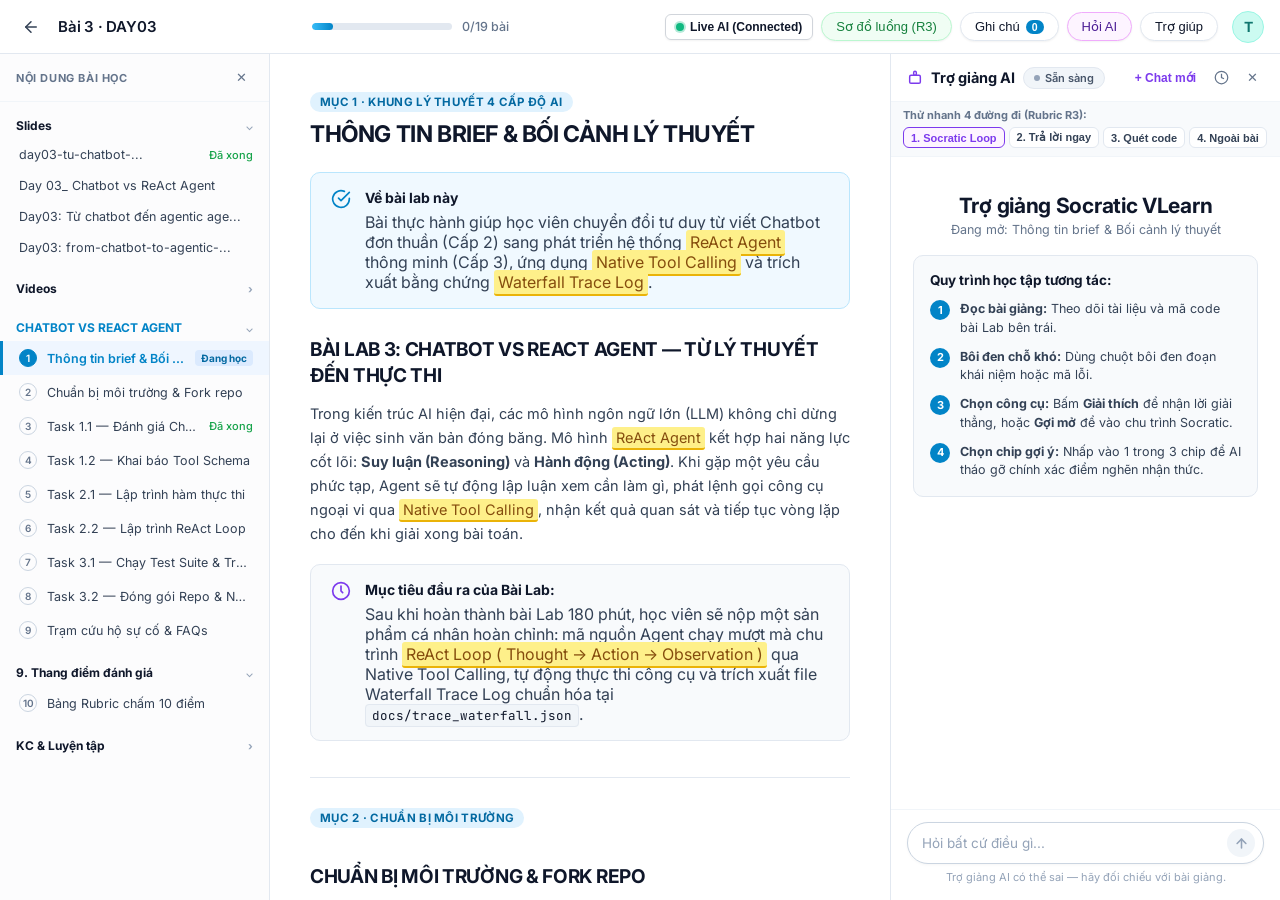
<file: codebase/index.html>
<!DOCTYPE html>
<html lang="vi">
<head>
  <meta charset="UTF-8">
  <meta name="viewport" content="width=device-width, initial-scale=1.0">
  <title>VLearn — Khóa K4 · Bài 3 · DAY03</title>
  <link rel="stylesheet" href="style.css">
  <link rel="preconnect" href="https://fonts.googleapis.com">
  <link rel="preconnect" href="https://fonts.gstatic.com" crossorigin>
  <link href="https://fonts.googleapis.com/css2?family=Inter:wght@400;500;600;700&family=JetBrains+Mono:wght@400;500;600&display=swap" rel="stylesheet">
</head>
<body>
  <!-- TOP NAVBAR (Chuẩn 100% VLearn) -->
  <header class="vlearn-topbar">
    <div class="topbar-left">
      <button class="btn-back" title="Quay lại danh sách bài">
        <svg width="18" height="18" viewBox="0 0 24 24" fill="none" stroke="currentColor" stroke-width="2" stroke-linecap="round" stroke-linejoin="round"><line x1="19" y1="12" x2="5" y2="12"></line><polyline points="12 19 5 12 12 5"></polyline></svg>
      </button>
      <span class="lesson-breadcrumb">Bài 3 · DAY03</span>
    </div>

    <div class="topbar-center">
      <div class="progress-container">
        <div class="progress-bar-track">
          <div class="progress-bar-fill" style="width: 15%;"></div>
        </div>
        <span class="progress-text">0/19 bài</span>
      </div>
    </div>

    <div class="topbar-right">
      <button id="btn-toggle-ai-engine" class="topbar-btn btn-ai-engine" title="Cấu hình AI Engine (Live Gemini vs Mock)">
        <span class="ai-status-dot live" id="ai-engine-dot"></span>
        <span id="ai-engine-label">Live AI</span>
      </button>
      <button id="btn-show-flow" class="topbar-btn btn-ai-flow" title="Sơ đồ chấm điểm Hackathon">
        Sơ đồ luồng (R3)
      </button>
      <button id="btn-toggle-notes" class="topbar-btn" title="Mở sổ ghi chú cá nhân">
        Ghi chú <span id="notes-badge" class="notes-count">0</span>
      </button>
      <button class="topbar-btn btn-ask-ai" id="btn-topbar-ask-ai">
        Hỏi AI
      </button>
      <button class="topbar-btn btn-request">
        Trợ giúp
      </button>
      <div class="user-avatar" title="Trần Chí Vĩ (2A202602968)">
        <span>T</span>
      </div>
    </div>
  </header>

  <!-- 3-COLUMN MAIN LAYOUT -->
  <div class="vlearn-layout">
    
    <!-- 1. LEFT SIDEBAR: NỘI DUNG BÀI HỌC -->
    <aside class="vlearn-sidebar" id="sidebar-left">
      <div class="sidebar-header">
        <span class="sidebar-title">NỘI DUNG BÀI HỌC</span>
        <button class="btn-collapse" id="btn-toggle-sidebar" title="Thu gọn menu">✕</button>
      </div>

      <div class="sidebar-scroll">
        <!-- Section: Slides -->
        <div class="sidebar-group">
          <div class="group-header">
            <span class="group-title">Slides</span>
            <span class="chevron">⌵</span>
          </div>
          <ul class="lesson-list">
            <li class="lesson-item completed">
              <span class="item-text" title="day03-tu-chatbot-den-agentic">day03-tu-chatbot-...</span>
              <span class="badge-done">Đã xong</span>
            </li>
            <li class="lesson-item">
              <span class="item-text" title="Day 03_ Chatbot vs ReAct Agent">Day 03_ Chatbot vs ReAct Agent</span>
            </li>
            <li class="lesson-item">
              <span class="item-text" title="Day03: Từ chatbot đến agentic age...">Day03: Từ chatbot đến agentic age...</span>
            </li>
            <li class="lesson-item">
              <span class="item-text" title="Day03: from-chatbot-to-agentic-...">Day03: from-chatbot-to-agentic-...</span>
            </li>
          </ul>
        </div>

        <!-- Section: Videos -->
        <div class="sidebar-group collapsed">
          <div class="group-header">
            <span class="group-title">Videos</span>
            <span class="chevron">›</span>
          </div>
        </div>

        <!-- Section: CHATBOT VS REACT AGENT (ACTIVE LAB) -->
        <div class="sidebar-group">
          <div class="group-header active-group">
            <span class="group-title">CHATBOT VS REACT AGENT</span>
            <span class="chevron">⌵</span>
          </div>
          <ul class="lesson-list">
            <li class="lesson-item active-lesson" data-scroll="#sec-brief" style="cursor: pointer;">
              <span class="step-num">1</span>
              <span class="item-text">Thông tin brief & Bối cảnh</span>
              <span class="badge-current">Đang học</span>
            </li>
            <li class="lesson-item" data-scroll="#sec-env" style="cursor: pointer;">
              <span class="step-num">2</span>
              <span class="item-text">Chuẩn bị môi trường & Fork repo</span>
            </li>
            <li class="lesson-item completed" data-scroll="#sec-task-1-1" style="cursor: pointer;">
              <span class="step-num">3</span>
              <span class="item-text">Task 1.1 — Đánh giá Chatbot</span>
              <span class="badge-done">Đã xong</span>
            </li>
            <li class="lesson-item" data-scroll="#sec-task-1-2" style="cursor: pointer;">
              <span class="step-num">4</span>
              <span class="item-text">Task 1.2 — Khai báo Tool Schema</span>
            </li>
            <li class="lesson-item" data-scroll="#sec-task-2-1" style="cursor: pointer;">
              <span class="step-num">5</span>
              <span class="item-text">Task 2.1 — Lập trình hàm thực thi</span>
            </li>
            <li class="lesson-item" data-scroll="#sec-task-2-2" style="cursor: pointer;">
              <span class="step-num">6</span>
              <span class="item-text">Task 2.2 — Lập trình ReAct Loop</span>
            </li>
            <li class="lesson-item" data-scroll="#sec-task-3-1" style="cursor: pointer;">
              <span class="step-num">7</span>
              <span class="item-text">Task 3.1 — Chạy Test Suite & Trace</span>
            </li>
            <li class="lesson-item" data-scroll="#sec-task-3-2" style="cursor: pointer;">
              <span class="step-num">8</span>
              <span class="item-text">Task 3.2 — Đóng gói Repo & Nộp bài</span>
            </li>
            <li class="lesson-item" data-scroll="#sec-faqs" style="cursor: pointer;">
              <span class="step-num">9</span>
              <span class="item-text">Trạm cứu hộ sự cố & FAQs</span>
            </li>
          </ul>
        </div>

        <!-- Section: Scoring -->
        <div class="sidebar-group">
          <div class="group-header" data-scroll="#sec-scoring" style="cursor: pointer;">
            <span class="group-title">9. Thang điểm đánh giá</span>
            <span class="chevron">⌵</span>
          </div>
          <ul class="lesson-list">
            <li class="lesson-item" data-scroll="#sec-scoring" style="cursor: pointer;">
              <span class="step-num">10</span>
              <span class="item-text">Bảng Rubric chấm 10 điểm</span>
            </li>
          </ul>
        </div>

        <!-- Section: KC -->
        <div class="sidebar-group collapsed">
          <div class="group-header">
            <span class="group-title">KC & Luyện tập</span>
            <span class="chevron">›</span>
          </div>
        </div>
      </div>
    </aside>

    <!-- 2. MIDDLE COLUMN: LECTURE CONTENT & LAB BRIEF -->
    <main class="vlearn-content" id="lecture-pane">
      <div class="content-wrapper" id="lecture-text">
        <!-- 1. BRIEF & THEORY -->
        <section id="sec-brief">
          <div class="task-badge-pill">Mục 1 · Khung lý thuyết 4 cấp độ AI</div>
          <h1 class="main-title">THÔNG TIN BRIEF & BỐI CẢNH LÝ THUYẾT</h1>

          <!-- Callout Box 1: Về bài lab này -->
          <div class="callout-card callout-info">
            <div class="callout-icon">
              <svg width="20" height="20" viewBox="0 0 24 24" fill="none" stroke="#0284c7" stroke-width="2" stroke-linecap="round" stroke-linejoin="round"><path d="M22 11.08V12a10 10 0 1 1-5.93-9.14"></path><polyline points="22 4 12 14.01 9 11.01"></polyline></svg>
            </div>
            <div class="callout-body">
              <div class="callout-title">Về bài lab này</div>
              <p>
                Bài thực hành giúp học viên chuyển đổi tư duy từ viết Chatbot đơn thuần (Cấp 2) sang phát triển hệ thống 
                <mark class="demo-target" data-keyword="react agent">ReAct Agent</mark> thông minh (Cấp 3), ứng dụng 
                <mark class="demo-target" data-keyword="native tool calling">Native Tool Calling</mark> và trích xuất bằng chứng 
                <mark class="demo-target" data-keyword="waterfall trace log">Waterfall Trace Log</mark>.
              </p>
            </div>
          </div>

          <!-- Heading 2: BÀI LAB 3 -->
          <h2 class="section-title">BÀI LAB 3: CHATBOT VS REACT AGENT — TỪ LÝ THUYẾT ĐẾN THỰC THI</h2>
          <p class="content-paragraph">
            Trong kiến trúc AI hiện đại, các mô hình ngôn ngữ lớn (LLM) không chỉ dừng lại ở việc sinh văn bản đóng băng. Mô hình <mark class="demo-target" data-keyword="react agent">ReAct Agent</mark> kết hợp hai năng lực cốt lõi: <strong>Suy luận (Reasoning)</strong> và <strong>Hành động (Acting)</strong>. Khi gặp một yêu cầu phức tạp, Agent sẽ tự động lập luận xem cần làm gì, phát lệnh gọi công cụ ngoại vi qua <mark class="demo-target" data-keyword="native tool calling">Native Tool Calling</mark>, nhận kết quả quan sát và tiếp tục vòng lặp cho đến khi giải xong bài toán.
          </p>

          <!-- Callout Box 2: Mục tiêu đầu ra -->
          <div class="callout-card callout-target">
            <div class="callout-icon">
              <svg width="20" height="20" viewBox="0 0 24 24" fill="none" stroke="#7c3aed" stroke-width="2" stroke-linecap="round" stroke-linejoin="round"><circle cx="12" cy="12" r="10"></circle><polyline points="12 6 12 12 14 14"></polyline></svg>
            </div>
            <div class="callout-body">
              <div class="callout-title">Mục tiêu đầu ra của Bài Lab:</div>
              <p>
                Sau khi hoàn thành bài Lab 180 phút, học viên sẽ nộp một sản phẩm cá nhân hoàn chỉnh: mã nguồn Agent chạy mượt mà chu trình 
                <mark class="demo-target" data-keyword="thought action observation">ReAct Loop ( Thought -&gt; Action -&gt; Observation )</mark> qua Native Tool Calling, tự động thực thi công cụ và trích xuất file Waterfall Trace Log chuẩn hóa tại 
                <code>docs/trace_waterfall.json</code>.
              </p>
            </div>
          </div>
        </section>

        <hr class="task-divider">

        <!-- 2. ENVIRONMENT & STARTER REPOS -->
        <section id="sec-env">
          <div class="task-badge-pill">Mục 2 · Chuẩn bị môi trường</div>
          <h2 class="section-title">CHUẨN BỊ MÔI TRƯỜNG & FORK REPO</h2>
          <p class="content-paragraph">
            Trước khi bắt đầu code, học viên phải Fork repository chính thức của lớp học về tài khoản GitHub cá nhân để lưu vết lịch sử làm bài và phục vụ chấm điểm tự động.
          </p>

          <ul class="styled-list">
            <li><strong>Ca sáng (K4A):</strong> <code>VinUni-AI20k/K4A-Day03-Lab-Chatbot-vs-ReAct-Agent</code></li>
            <li><strong>Ca chiều (K4B):</strong> <code>VinUni-AI20k/K4B-Day03-Lab-Chatbot-vs-ReAct-Agent</code></li>
            <li><strong>Link nguồn Starter Repos:</strong>
              <div class="sub-links">
                <div>Lớp Sáng (K4A): <mark class="demo-target" data-keyword="https">https</mark>://github.com/VinUni-AI20k/K4A-Day03-Lab-Chatbot-vs-ReAct-Agent</div>
                <div>Lớp Chiều (K4B): https://github.com/VinUni-AI20k/K4B-Day03-Lab-Chatbot-vs-ReAct-Agent</div>
              </div>
            </li>
            <li><strong>Hình thức:</strong> Cá nhân làm bài 100% ( <code>workMode: "individual"</code> ).</li>
          </ul>

          <div class="callout-card callout-warning">
            <div class="callout-icon">
              <svg width="20" height="20" viewBox="0 0 24 24" fill="none" stroke="#d97706" stroke-width="2" stroke-linecap="round" stroke-linejoin="round"><rect x="3" y="11" width="18" height="11" rx="2" ry="2"></rect><path d="M7 11V7a5 5 0 0 1 10 0v4"></path></svg>
            </div>
            <div class="callout-body">
              <div class="callout-title">Quy tắc bảo mật API Key (HAX G2)</div>
              <p>
                Tuyệt đối không commit trực tiếp <mark class="demo-target" data-keyword="anthropic_api_key">ANTHROPIC_API_KEY</mark> lên GitHub! Hãy lưu key vào Colab Secrets hoặc file <code>.env</code> (đã được cấu hình trong <code>.gitignore</code>). Nếu vi phạm lộ key, bài Lab sẽ bị trừ 50% số điểm theo quy chế an toàn thông tin.
              </p>
            </div>
          </div>
        </section>

        <hr class="task-divider">

        <!-- 3. TASK 1.1 -->
        <section id="sec-task-1-1">
          <div class="task-badge-pill">Mục 3 · Task 1.1 (20 phút)</div>
          <h2 class="section-title">TASK 1.1 — ĐÁNH GIÁ CHATBOT THÔNG THƯỜNG (CẤP 2)</h2>
          <p class="content-paragraph">
            Trong bài tập này, bạn sẽ chạy thử nghiệm một Chatbot tiêu chuẩn và quan sát các hạn chế cố hữu: hiện tượng ảo giác (Hallucination), tri thức đóng băng tại thời điểm huấn luyện (Knowledge Cutoff), và sự bất lực khi cần tính toán số học chính xác hay tra cứu dữ liệu thời gian thực.
          </p>

          <div class="code-block-wrapper">
            <div class="code-block-header">
              <span>src/chatbot_vanilla.py</span>
              <span class="code-tag">Task 1.1 Baseline (Chatlog T10503)</span>
            </div>
            <pre class="code-snippet"><code><mark class="demo-target" data-keyword="call_anthropic">def call_anthropic(prompt: str, model: str = ANTHROPIC_MODEL, temperature: float = 0.7):
    # Cấu hình gọi API sinh văn bản cho Chatbot thông thường
    response = client.messages.create(
        model=model,
        temperature=temperature,
        messages=[{"role": "user", "content": prompt}]
    )
    return response.content[0].text</mark></code></pre>
          </div>

          <p class="content-paragraph">
            Khi bạn đặt câu hỏi: <em>"Giá cổ phiếu VinFast (VFS) hôm nay là bao nhiêu và tính chỉ số P/E?"</em>, Chatbot Cấp 2 chỉ có thể trả lời chung chung dựa trên dữ liệu cũ hoặc từ chối vì không có kết nối internet. Đây chính là lý do chúng ta cần nâng cấp lên ReAct Agent.
          </p>
        </section>

        <hr class="task-divider">

        <!-- 4. TASK 1.2 -->
        <section id="sec-task-1-2">
          <div class="task-badge-pill">Mục 4 · Task 1.2 (30 phút)</div>
          <h2 class="section-title">TASK 1.2 — KHAI BÁO TOOL SCHEMA (JSON SCHEMA)</h2>
          <p class="content-paragraph">
            Để LLM hiểu được các công cụ nó có quyền sử dụng, ta phải khai báo danh sách <mark class="demo-target" data-keyword="tool schema">Tool Schema</mark> tuân thủ định dạng <strong>JSON Schema</strong> chuẩn. Mỗi công cụ cần có: <code>name</code>, <code>description</code> rõ ràng mục đích, và <code>input_schema</code> quy định kiểu dữ liệu các tham số.
          </p>

          <div class="code-block-wrapper">
            <div class="code-block-header">
              <span>src/tools_schema.py</span>
              <span class="code-tag">JSON Schema Declaration</span>
            </div>
            <pre class="code-snippet"><code>TOOLS = [
    {
        "name": "calculator",
        "description": "Thực thi biểu thức toán học chính xác bằng Python. Dùng khi cần cộng trừ nhân chia số phức tạp.",
        "input_schema": {
            "type": "object",
            "properties": {
                "expression": {"type": "string", "description": "Biểu thức toán học, ví dụ: (150 * 3.14) / 2"}
            },
            "required": ["expression"]
        }
    },
    {
        "name": "query_database",
        "description": "Truy vấn dữ liệu học viên và điểm lab từ cơ sở dữ liệu nội bộ khóa K4.",
        "input_schema": {
            "type": "object",
            "properties": {
                "student_id": {"type": "string", "description": "Mã học viên dạng 2A2026xxxx"}
            },
            "required": ["student_id"]
        }
    }
]</code></pre>
          </div>
        </section>

        <hr class="task-divider">

        <!-- 5. TASK 2.1 -->
        <section id="sec-task-2-1">
          <div class="task-badge-pill">Mục 5 · Task 2.1 (40 phút)</div>
          <h2 class="section-title">TASK 2.1 — LẬP TRÌNH HÀM THỰC THI TOOL (PYTHON)</h2>
          <p class="content-paragraph">
            Khi model phát lệnh gọi tool, ứng dụng Python cần ánh xạ từ tên hàm (<code>tool_name</code>) sang hàm thực tế trong hệ điều hành, đồng thời bọc trong khối <code>try...except</code> để áp dụng cơ chế <mark class="demo-target" data-keyword="self-healing">Self-healing loop</mark> nếu có lỗi xảy ra.
          </p>

          <div class="code-block-wrapper">
            <div class="code-block-header">
              <span>src/tool_executor.py</span>
              <span class="code-tag">Dispatcher & Error Handling</span>
            </div>
            <pre class="code-snippet"><code>def execute_tool(tool_name: str, tool_args: dict) -> str:
    """Hàm thực thi công cụ và bắt lỗi an toàn (Self-healing)"""
    try:
        if tool_name == "calculator":
            return str(eval(tool_args["expression"], {"__builtins__": None}, {}))
        elif tool_name == "query_database":
            return query_db_mock(tool_args["student_id"])
        else:
            return f"Lỗi: Không tìm thấy công cụ '{tool_name}'"
    except Exception as e:
        # Chuyển lỗi thành Observation text để LLM tự sửa sai
        return f"Lỗi thực thi công cụ: {str(e)}"</code></pre>
          </div>
        </section>

        <hr class="task-divider">

        <!-- 6. TASK 2.2 -->
        <section id="sec-task-2-2">
          <div class="task-badge-pill">Mục 6 · Task 2.2 (50 phút)</div>
          <h2 class="section-title">TASK 2.2 — LẬP TRÌNH REACT LOOP VÀ ĐIỀU KIỆN DỪNG</h2>
          <p class="content-paragraph">
            Đây là linh hồn của toàn bộ bài Lab 3. Vòng lặp <mark class="demo-target" data-keyword="thought action observation">ReAct Loop</mark> chạy tuần tự qua 3 trạng thái:
          </p>
          <ul class="styled-list">
            <li><strong>1. Thought:</strong> LLM suy luận bước giải quyết và quyết định xem có cần gọi Tool hay không.</li>
            <li><strong>2. Action:</strong> Nếu LLM trả về <code>stop_reason: tool_use</code>, lấy arguments và chạy hàm <code>execute_tool()</code>.</li>
            <li><strong>3. Observation:</strong> Đóng gói kết quả thành message và gửi lại cho LLM.</li>
          </ul>

          <div class="callout-card callout-target">
            <div class="callout-icon">
              <svg width="20" height="20" viewBox="0 0 24 24" fill="none" stroke="#ef4444" stroke-width="2" stroke-linecap="round" stroke-linejoin="round"><circle cx="12" cy="12" r="10"></circle><line x1="12" y1="8" x2="12" y2="12"></line><line x1="12" y1="16" x2="12.01" y2="16"></line></svg>
            </div>
            <div class="callout-body">
              <div class="callout-title">Thiết lập điều kiện dừng (Stop Condition)</div>
              <p>
                Để phòng tránh việc Agent rơi vào vòng lặp vô tận tốn credit API, bạn bắt buộc phải cấu hình biến trần 
                <mark class="demo-target" data-keyword="max_iterations">max_iterations = 5</mark>. Vòng lặp sẽ dừng ngay khi model trả về văn bản thông thường (không còn lệnh gọi tool) hoặc khi chạm ngưỡng 5 lượt.
              </p>
            </div>
          </div>

          <div class="code-block-wrapper">
            <div class="code-block-header">
              <span>src/react_agent.py</span>
              <span class="code-tag">Core While Loop & Safeguard</span>
            </div>
            <pre class="code-snippet"><code>def run_react_loop(user_prompt: str, max_iterations: int = 5) -> str:
    messages = [{"role": "user", "content": user_prompt}]
    iteration = 0

    while iteration < max_iterations:
        iteration += 1
        response = client.messages.create(
            model="claude-3-5-sonnet-20241022",
            max_tokens=1024,
            tools=TOOLS,
            messages=messages
        )

        # Nếu model không gọi tool nữa -> Kết thúc và trả về câu trả lời
        if response.stop_reason != "tool_use":
            return response.content[0].text

        # Bóc tách lệnh gọi Tool và thực thi
        for block in response.content:
            if block.type == "tool_use":
                result = execute_tool(block.name, block.input)
                messages.append({"role": "assistant", "content": response.content})
                messages.append({
                    "role": "user",
                    "content": [{
                        "type": "tool_result",
                        "tool_use_id": block.id,
                        "content": result
                    }]
                })

    return "Đã đạt giới hạn tối đa số bước lặp (max_iterations)!"</code></pre>
          </div>
        </section>

        <hr class="task-divider">

        <!-- 7. TASK 3.1 -->
        <section id="sec-task-3-1">
          <div class="task-badge-pill">Mục 7 · Task 3.1 (30 phút)</div>
          <h2 class="section-title">TASK 3.1 — CHẠY TEST SUITE & XUẤT WATERFALL TRACE LOG</h2>
          <p class="content-paragraph">
            Bài nộp của bạn sẽ được chấm điểm dựa trên file bằng chứng vết thực thi <mark class="demo-target" data-keyword="waterfall trace log">Waterfall Trace Log</mark>. Script tự động sẽ chạy 10 câu hỏi test suite và ghi lại từng mili-giây độ trễ của mô hình vào file <mark class="demo-target" data-keyword="trace_waterfall.json">docs/trace_waterfall.json</mark>.
          </p>

          <div class="code-block-wrapper">
            <div class="code-block-header">
              <span>docs/trace_waterfall.json</span>
              <span class="code-tag">Trace Output Deliverable</span>
            </div>
            <pre class="code-snippet"><code>[
  {
    "turn_id": 1,
    "user_query": "Tính diện tích hình thang có đáy lớn 15, đáy nhỏ 9 và chiều cao 6",
    "timeline": [
      {"phase": "Thought", "latency_ms": 340, "action": "Xác định công thức: ((a+b)*h)/2"},
      {"phase": "Action", "latency_ms": 12, "tool": "calculator", "args": {"expr": "((15+9)*6)/2"}},
      {"phase": "Observation", "latency_ms": 2, "result": "72.0"},
      {"phase": "Final_Answer", "latency_ms": 280, "tokens": 48}
    ],
    "total_latency_ms": 634,
    "status": "PASS"
  }
]</code></pre>
          </div>
        </section>

        <hr class="task-divider">

        <!-- 8. TASK 3.2 -->
        <section id="sec-task-3-2">
          <div class="task-badge-pill">Mục 8 · Task 3.2 (10 phút)</div>
          <h2 class="section-title">TASK 3.2 — ĐÓNG GÓI REPO CÁ NHÂN VÀ NỘP BÀI</h2>
          <p class="content-paragraph">
            Trước khi ấn nút nộp bài trên VLearn, học viên cần kiểm tra kỹ:
          </p>
          <ul class="styled-list">
            <li>Mã nguồn trong thư mục <code>src/</code> chạy không lỗi syntax.</li>
            <li>File <code>docs/trace_waterfall.json</code> đã ghi nhận đầy đủ các lượt test thực tế.</li>
            <li>Báo cáo <code>docs/trace_eval.md</code> phân tích ưu nhược điểm giữa Chatbot vs ReAct Agent.</li>
            <li>Kiểm tra lệnh <code>git status</code> đảm bảo không sót file nào và đã push lên nhánh <code>main</code> trên GitHub cá nhân.</li>
          </ul>
        </section>

        <hr class="task-divider">

        <!-- 9. FAQS & TROUBLESHOOTING -->
        <section id="sec-faqs">
          <div class="task-badge-pill">Mục 9 · Trạm cứu hộ sự cố</div>
          <h2 class="section-title">TRẠM CỨU HỘ SỰ CỐ & FAQS (4 LỚP CHỖ KHÓ THỰC TẾ)</h2>
          <p class="content-paragraph">
            Trong quá trình thực hành, học viên thường gặp các sự cố runtime hoặc nhầm lẫn giữa phạm vi học thuật và vận hành:
          </p>

          <h3 class="subsection-title">Sự cố 1: Tràn bộ nhớ GPU khi load model cục bộ</h3>
          <div class="error-block-wrapper">
            <div class="error-block-header">RuntimeError: GPU OutOfMemory</div>
            <pre class="error-snippet"><code><mark class="demo-target" data-keyword="cuda out of memory">torch.cuda.OutOfMemoryError: CUDA out of memory. Tried to allocate 2.40 GiB (GPU 0; 14.75 GiB total capacity)</mark></code></pre>
          </div>

          <h3 class="subsection-title">Sự cố 2: Vượt hạn ngạch gọi API Anthropic (Rate Limit)</h3>
          <div class="error-block-wrapper">
            <div class="error-block-header">anthropic.RateLimitError: 429 Too Many Requests</div>
            <pre class="error-snippet"><code><mark class="demo-target" data-keyword="ratelimit">anthropic.RateLimitError: Error code: 429 - {'type': 'error', 'error': {'type': 'rate_limit_error', 'message': 'Number of request tokens has exceeded your per-minute rate limit.'}}</mark></code></pre>
          </div>

          <div class="external-box">
            <span class="badge-out">Lớp chỗ khó ③: Ngoài phạm vi học thuật (Logistics)</span>
            <p>
              <mark class="demo-target out-target" data-keyword="quét mã điểm danh">"Em quét mã QR điểm danh nhưng app MyVinUni không hiện lịch sử thì làm sao?"</mark> <em>(Trích tin nhắn thật Discord M37211 — Test khả năng từ chối đúng mực của AI Tutor).</em>
            </p>
          </div>

          <div class="external-box">
            <span class="badge-out">Kiến thức ngoài bài</span>
            <p>
              <mark class="demo-target out-target" data-keyword="quantum">Quantum Computing Qubit Entanglement</mark> <em>(Đoạn text kiến thức ngoài bài để test Đường 4: Failure/Từ chối).</em>
            </p>
          </div>
        </section>

        <hr class="task-divider">

        <!-- 10. SCORING RUBRIC -->
        <section id="sec-scoring">
          <div class="task-badge-pill">Mục 10 · Thang điểm chấm</div>
          <h2 class="section-title">9. THANG ĐIỂM ĐÁNH GIÁ (RUBRIC 10 ĐIỂM)</h2>
          <p class="content-paragraph">
            Bài Lab 3 được chấm điểm tự động kết hợp phúc tra của Giảng viên / Lab Coach theo thang điểm 10 như sau:
          </p>

          <table class="rubric-table">
            <thead>
              <tr>
                <th>Tiêu chí đánh giá</th>
                <th>Trọng số</th>
                <th>Yêu cầu chi tiết</th>
              </tr>
            </thead>
            <tbody>
              <tr>
                <td><strong>1. Khai báo Tool Schema</strong></td>
                <td><span class="badge-pts">2.0 điểm</span></td>
                <td>Khai báo tối thiểu 2 tools chuẩn JSON Schema, đầy đủ <code>name</code>, <code>description</code> rõ ràng, <code>input_schema</code> chuẩn xác.</td>
              </tr>
              <tr>
                <td><strong>2. Hoàn thiện ReAct Loop</strong></td>
                <td><span class="badge-pts">3.0 điểm</span></td>
                <td>Cơ chế Thought -&gt; Action -&gt; Observation hoạt động trơn tru; bọc bắt lỗi ngoại lệ; có điều kiện dừng an toàn <code>max_iterations = 5</code>.</td>
              </tr>
              <tr>
                <td><strong>3. Vết Waterfall Trace Log</strong></td>
                <td><span class="badge-pts">3.0 điểm</span></td>
                <td>File <code>docs/trace_waterfall.json</code> ghi nhận đầy đủ độ trễ từng bước (ms), timestamp khớp lịch sử test và không bịa log.</td>
              </tr>
              <tr>
                <td><strong>4. Báo cáo đánh giá Lab</strong></td>
                <td><span class="badge-pts">2.0 điểm</span></td>
                <td>File <code>docs/trace_eval.md</code> phân tích rõ ràng sự khác biệt giữa Chatbot và ReAct Agent kèm minh chứng thực tế.</td>
              </tr>
            </tbody>
          </table>
        </section>
      </div>

      <!-- FLOATING ACTION TOOLTIP (Chuẩn Prototype v2: Caret chỉ đúng chỗ, 3 action buttons) -->
      <div id="selection-tooltip" class="selection-floating-bar" style="display: none;">
        <div class="floating-caret" id="floating-caret"></div>
        <div class="tooltip-actions">
          <button id="btn-action-explain" class="btn-tool-v2 btn-explain" data-action="explain" title="Trả lời thẳng khái niệm này">
            <svg width="13" height="13" viewBox="0 0 24 24" fill="none" stroke="currentColor" stroke-width="2"><path d="M2 3h6a4 4 0 0 1 4 4v14a3 3 0 0 0-3-3H2z"></path><path d="M22 3h-6a4 4 0 0 0-4 4v14a3 3 0 0 1 3-3h7z"></path></svg>
            <span class="btn-label">Giải thích</span>
            <span class="action-tag tag-direct">trực tiếp</span>
          </button>
          <button id="btn-action-socratic" class="btn-tool-v2 btn-socratic" data-action="socratic" title="Kích hoạt luồng gợi mở tư duy Socratic">
            <svg width="13" height="13" viewBox="0 0 24 24" fill="none" stroke="currentColor" stroke-width="2"><circle cx="12" cy="12" r="10"></circle><path d="M9.09 9a3 3 0 0 1 5.83 1c0 2-3 3-3 3"></path><line x1="12" y1="17" x2="12.01" y2="17"></line></svg>
            <span class="btn-label">Gợi mở</span>
            <span class="action-tag tag-socratic">Socratic</span>
          </button>
          <button id="btn-action-example" class="btn-tool-v2 btn-example" data-action="example" title="Xem ngay ví dụ minh họa">
            <svg width="13" height="13" viewBox="0 0 24 24" fill="none" stroke="currentColor" stroke-width="2"><polyline points="16 18 22 12 16 6"></polyline><polyline points="8 6 2 12 8 18"></polyline></svg>
            <span class="btn-label">Ví dụ</span>
            <span class="action-tag tag-direct">minh họa</span>
          </button>
        </div>
      </div>
    </main>

    <!-- 3. RIGHT SIDEBAR: TRỢ GIẢNG AI (Chuẩn VLearn Prototype v2) -->
    <aside class="vlearn-ai-sidebar" id="sidebar-right">
      <!-- Header Trợ giảng AI với State Badge (Sẵn sàng / Đang xử lý / Socratic / Đã phản hồi) -->
      <div class="ai-header">
        <div class="ai-header-left">
          <svg class="ai-header-icon" width="16" height="16" viewBox="0 0 24 24" fill="none" stroke="#7c3aed" stroke-width="2.2"><path d="M12 2a2 2 0 0 1 2 2v2a2 2 0 0 1-2 2 2 2 0 0 1-2-2V4a2 2 0 0 1 2-2z"></path><rect x="4" y="8" width="16" height="12" rx="2"></rect><line x1="9" y1="13" x2="9.01" y2="13"></line><line x1="15" y1="13" x2="15.01" y2="13"></line></svg>
          <span class="ai-title">Trợ giảng AI</span>
          <span id="state-badge" class="state-pill state-ready"><span class="pill-dot"></span> Sẵn sàng</span>
        </div>
        <div class="ai-header-right">
          <button id="btn-new-chat" class="ai-icon-btn btn-new-chat-text" title="Bắt đầu hội thoại mới">+ Chat mới</button>
          <button class="ai-icon-btn" title="Lịch sử chat">
            <svg width="15" height="15" viewBox="0 0 24 24" fill="none" stroke="currentColor" stroke-width="2"><circle cx="12" cy="12" r="10"></circle><polyline points="12 6 12 12 16 14"></polyline></svg>
          </button>
          <button class="ai-icon-btn" id="btn-close-ai" title="Thu gọn AI">✕</button>
        </div>
      </div>

      <!-- Context Bar (Xuất hiện phía trên chat khi bôi đen theo spec v2) -->
      <div id="context-bar" class="context-bar" style="display: none;">
        <span class="context-label">Đang chọn:</span>
        <span id="context-text" class="context-text">“...”</span>
        <button id="btn-clear-context" class="btn-clear-ctx" title="Hủy ngữ cảnh này">✕</button>
      </div>

      <!-- Quick Test Bar for Hackathon Evaluation -->
      <div class="quick-demo-bar">
        <span class="quick-title">Thử nhanh 4 đường đi (Rubric R3):</span>
        <div class="quick-tabs">
          <button class="q-tab active" data-flow="happy" title="BƯỚC 3B: Bôi đen ReAct Agent -> Socratic Card 3 chips">1. Socratic Loop</button>
          <button class="q-tab" data-flow="direct" title="BƯỚC 3A: Bôi đen -> Trả lời trực tiếp">2. Trả lời ngay</button>
          <button class="q-tab" data-flow="code" title="Quét mã code T10503">3. Quét code</button>
          <button class="q-tab" data-flow="failure" title="Điểm danh / Ngoài thẩm quyền">4. Ngoài bài</button>
          <button class="q-tab" data-flow="bypass" title="Bypass HAX G8">5. Bypass G8</button>
        </div>
      </div>

      <!-- AI Chat Body Container -->
      <div class="ai-chat-body" id="chat-messages">
        <!-- Initial Empty State (Chuẩn Spec v2: Hướng dẫn 4 bước sử dụng) -->
        <div class="ai-empty-state" id="ai-empty-state">
          <h2 class="empty-greeting">Trợ giảng Socratic VLearn</h2>
          <p class="empty-sub">Đang mở: Thông tin brief & Bối cảnh lý thuyết</p>
          
          <div class="guide-steps-card">
            <div class="guide-title">Quy trình học tập tương tác:</div>
            <div class="step-item">
              <span class="step-badge">1</span>
              <div><strong>Đọc bài giảng:</strong> Theo dõi tài liệu và mã code bài Lab bên trái.</div>
            </div>
            <div class="step-item">
              <span class="step-badge">2</span>
              <div><strong>Bôi đen chỗ khó:</strong> Dùng chuột bôi đen đoạn khái niệm hoặc mã lỗi.</div>
            </div>
            <div class="step-item">
              <span class="step-badge">3</span>
              <div><strong>Chọn công cụ:</strong> Bấm <strong>Giải thích</strong> để nhận lời giải thẳng, hoặc <strong>Gợi mở</strong> để vào chu trình Socratic.</div>
            </div>
            <div class="step-item">
              <span class="step-badge">4</span>
              <div><strong>Chọn chip gợi ý:</strong> Nhấp vào 1 trong 3 chip để AI tháo gỡ chính xác điểm nghẽn nhận thức.</div>
            </div>
          </div>
        </div>
      </div>

      <!-- AI Chat Footer Input (Chuẩn VLearn) -->
      <div class="ai-chat-footer">
        <div class="chat-input-pill">
          <input type="text" id="manual-chat-input" class="vlearn-input" placeholder="Hỏi bất cứ điều gì..." />
          <button id="btn-send-manual" class="btn-send-circle" title="Gửi câu hỏi">
            <svg width="15" height="15" viewBox="0 0 24 24" fill="none" stroke="currentColor" stroke-width="2.5" stroke-linecap="round" stroke-linejoin="round"><line x1="12" y1="19" x2="12" y2="5"></line><polyline points="5 12 12 5 19 12"></polyline></svg>
          </button>
        </div>
        <div class="ai-disclaimer">
          Trợ giảng AI có thể sai — hãy đối chiếu với bài giảng.
        </div>
      </div>
    </aside>
  </div>

  <!-- NOTE MODAL DIALOG (Thêm Ghi Chú Cá Nhân) -->
  <div id="note-modal" class="modal-overlay" style="display: none;">
    <div class="modal-card modal-note-card">
      <div class="modal-header">
        <h3>Thêm Ghi Chú Cá Nhân</h3>
        <button id="btn-close-note-modal" class="btn-close">&times;</button>
      </div>
      <div class="modal-body">
        <div class="note-quote-box" id="note-quote-preview">“...”</div>
        <label class="input-label" for="note-text-input">Nội dung ghi chú của bạn:</label>
        <textarea id="note-text-input" class="note-textarea" rows="4" placeholder="Nhập ghi chú cá nhân của bạn cho đoạn văn bản này..."></textarea>
      </div>
      <div class="modal-footer">
        <button id="btn-cancel-note" class="btn-secondary">Hủy</button>
        <button id="btn-save-note" class="btn-primary">Lưu ghi chú</button>
      </div>
    </div>
  </div>

  <!-- NOTES DRAWER (Sổ Ghi Chú & Highlight) -->
  <div id="notes-drawer" class="notes-drawer" style="display: none;">
    <div class="drawer-header">
      <div class="drawer-title">Sổ Ghi Chú & Highlight (<span id="drawer-notes-count">0</span>)</div>
      <button id="btn-close-drawer" class="btn-close">&times;</button>
    </div>
    <div class="drawer-body" id="notes-list-container">
      <div class="empty-notes-hint">Chưa có ghi chú nào. Hãy bôi đen bài giảng để tô màu hoặc ghi chú nhé!</div>
    </div>
  </div>

  <!-- FLOW MODAL (Chấm điểm Rubric R3) -->
  <div id="flow-modal" class="modal-overlay" style="display: none;">
    <div class="modal-card">
      <div class="modal-header">
        <h3>Sơ đồ 4 đường đi trải nghiệm (Rubric R3)</h3>
        <button id="btn-close-modal" class="btn-close">&times;</button>
      </div>
      <div class="modal-body">
        <div class="flow-steps-grid">
          <div class="flow-card flow-happy">
            <div class="flow-badge">Đường 1: Happy Path</div>
            <h4>Bôi đen khái niệm chuẩn</h4>
            <p>Học viên bôi đen <code>ReAct Agent</code> → Bấm hỏi AI → AI nhận diện câu mẫu → Đưa ra câu hỏi gợi mở + 2 lựa chọn A/B → Trả lời đúng chỗ kẹt + trích dẫn <code>[Trang 14]</code> + Cho phép lưu ngay vào Note cá nhân.</p>
          </div>
          <div class="flow-card flow-lowconf">
            <div class="flow-badge">Đường 2: Low-confidence (HAX G10)</div>
            <h4>Bôi thiếu / Mơ hồ</h4>
            <p>Học viên bôi nhầm link <code>https</code> hoặc từ tắt → AI không xả lý thuyết dài mà hỏi thu hẹp phạm vi để xác nhận ngữ cảnh.</p>
          </div>
          <div class="flow-card flow-code">
            <div class="flow-badge">Đường 3: Quét mã code (T10503)</div>
            <h4>Bôi đen đoạn mã API</h4>
            <p>Bôi đen <code>call_anthropic</code> → AI gợi mở tham số <code>temperature</code> vs bảo mật API Key trong Colab thay vì xả 1.065 ký tự lý thuyết Python.</p>
          </div>
          <div class="flow-card flow-failure">
            <div class="flow-badge">Đường 4: Ngoài thẩm quyền</div>
            <h4>Điểm danh / Ngoài bài</h4>
            <p>Hỏi về quét mã QR điểm danh → AI từ chối đúng mực, giải thích Form độc lập với MyVinUni, hướng dẫn báo Lab Coach phòng E403.</p>
          </div>
        </div>
      </div>
    </div>
  </div>

  <!-- AI SETTINGS & TRACE LOG MODAL (CP3 & Rubric R5) -->
  <div id="ai-engine-modal" class="modal-overlay" style="display: none;">
    <div class="modal-card ai-settings-card">
      <div class="modal-header">
        <h3>Cấu hình AI Socratic Engine</h3>
        <button id="btn-close-ai-modal" class="btn-close">&times;</button>
      </div>
      <div class="modal-body">
        <div class="ai-config-group">
          <label class="config-title">Chế độ vận hành:</label>
          <div class="mode-options-grid">
            <label class="mode-card" id="card-mode-mock">
              <input type="radio" name="ai_mode_choice" value="mock" checked id="radio-mode-mock">
              <div class="mode-card-content">
                <div class="mode-card-header">
                  <strong>Offline Mock (Dự phòng)</strong>
                </div>
                <p class="mode-desc">Phản hồi tức thì từ bộ tri thức Day 03 chuẩn bị sẵn. Hoạt động offline khi không có kết nối.</p>
              </div>
            </label>

            <label class="mode-card" id="card-mode-gemini">
              <input type="radio" name="ai_mode_choice" value="gemini" id="radio-mode-gemini">
              <div class="mode-card-content">
                <div class="mode-card-header">
                  <strong>Live Gemini AI (Gemini 3.1 Flash)</strong>
                </div>
                <p class="mode-desc">Gọi Google Gemini Live API sinh động câu hỏi Socratic và 3 chip theo đúng bối cảnh đoạn bôi đen.</p>
              </div>
            </label>
          </div>
        </div>

        <div class="ai-config-group" id="api-key-group">
          <label class="config-title" for="input-gemini-key">Google Gemini API Key (Bảo mật Client-side):</label>
          <div class="key-input-row">
            <input type="password" id="input-gemini-key" class="key-input" placeholder="Dán Gemini API Key (AIzaSy...)" autocomplete="off">
            <button id="btn-toggle-key-view" class="btn-key-action" title="Hiện/ẩn key">Hiện/Ẩn</button>
            <button id="btn-test-key" class="btn-key-action btn-test-conn">Kiểm tra kết nối</button>
          </div>
          <div id="key-test-status" class="key-status-msg"></div>
          <p class="config-note"><em>Key chỉ lưu an toàn trong <code>localStorage</code> trình duyệt của bạn, không bao giờ gửi ra ngoài hay commit lên Git.</em></p>
        </div>

        <div class="ai-config-group">
          <div class="trace-group-header">
            <label class="config-title">Vết thực thi AI gần nhất (Trace Log - Rubric R5 & HAX G2):</label>
            <button id="btn-export-trace" class="btn-export-log">Xuất trace_waterfall.json</button>
          </div>
          <pre id="trace-viewer-box" class="trace-code-box">// Chưa có lượt gọi AI nào trong phiên làm việc này.
// Hãy bôi đen một đoạn text và bấm [Gợi mở] để ghi nhận trace log.</pre>
        </div>
      </div>
      <div class="modal-footer">
        <button id="btn-cancel-ai-config" class="btn-modal-cancel">Hủy</button>
        <button id="btn-save-ai-config" class="btn-modal-save">Lưu & Kích hoạt</button>
      </div>
    </div>
  </div>

  <script src="app.js"></script>
</body>
</html>
</file>
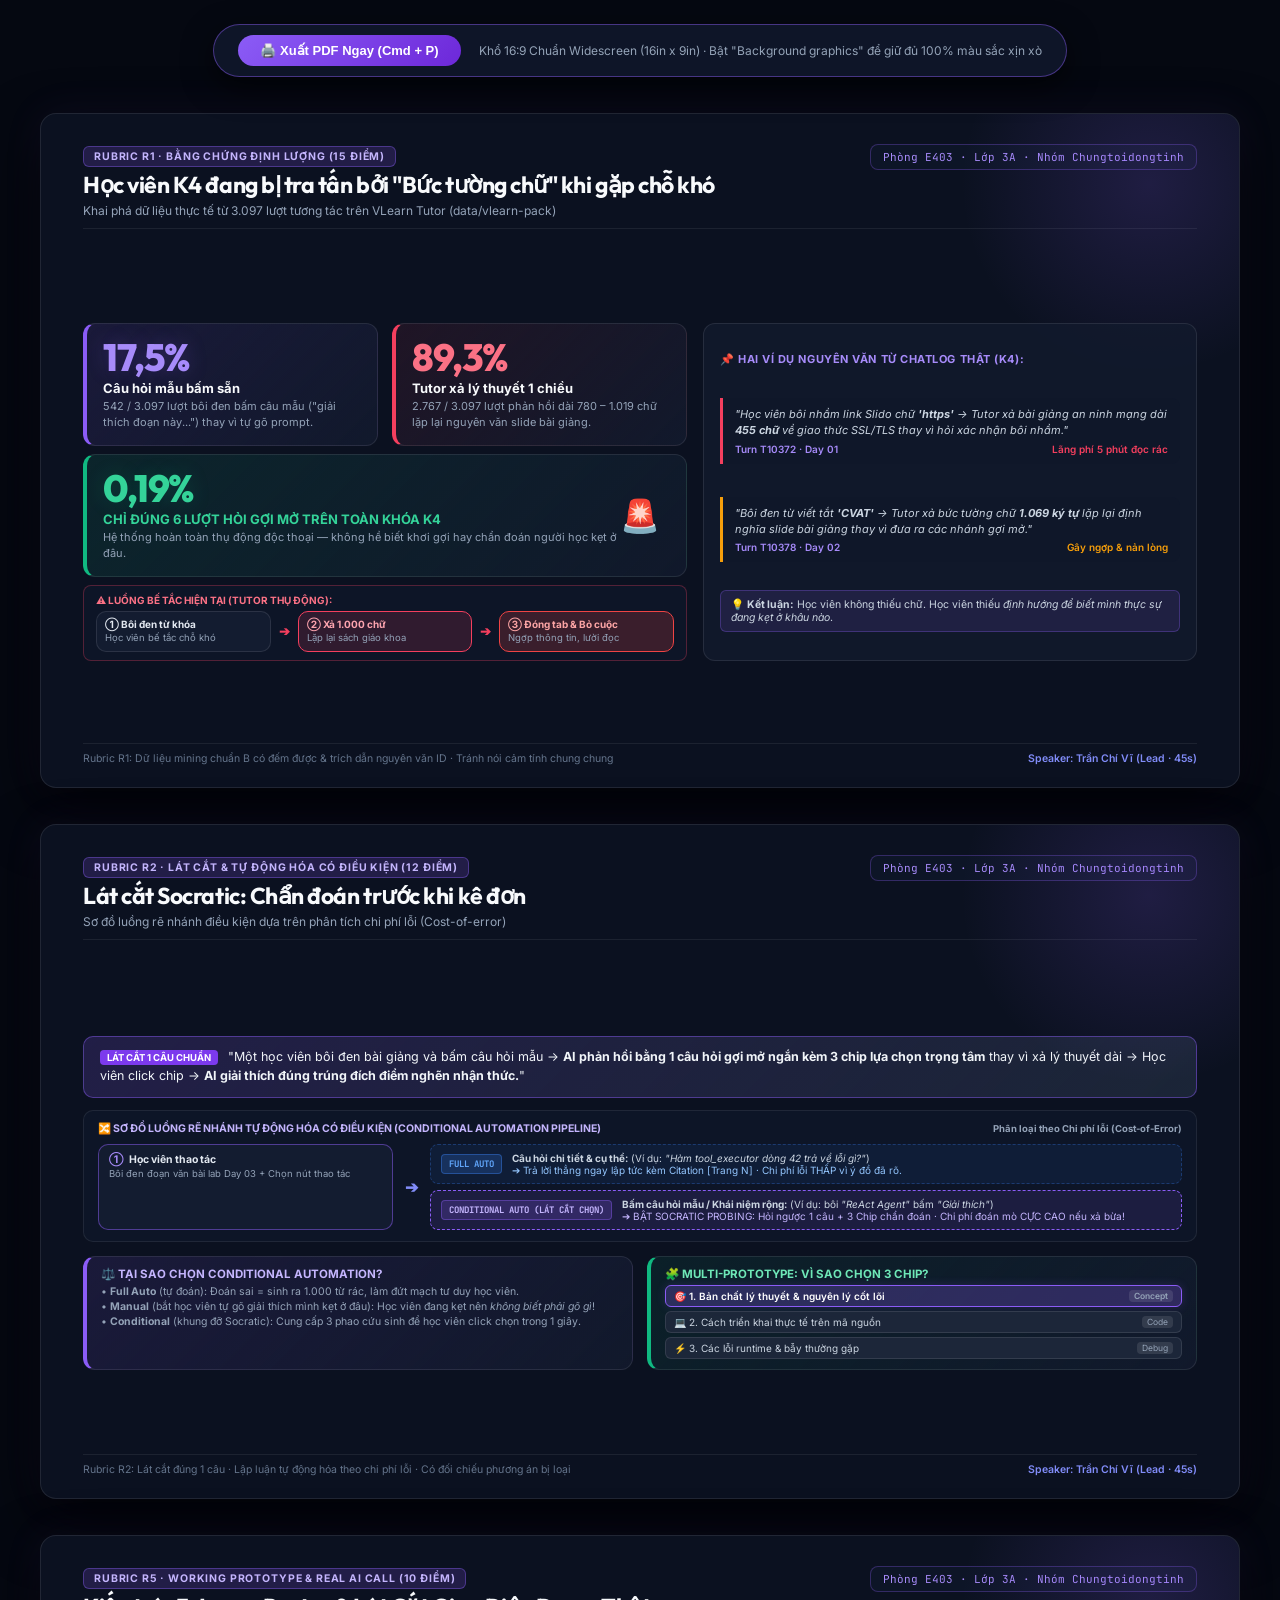
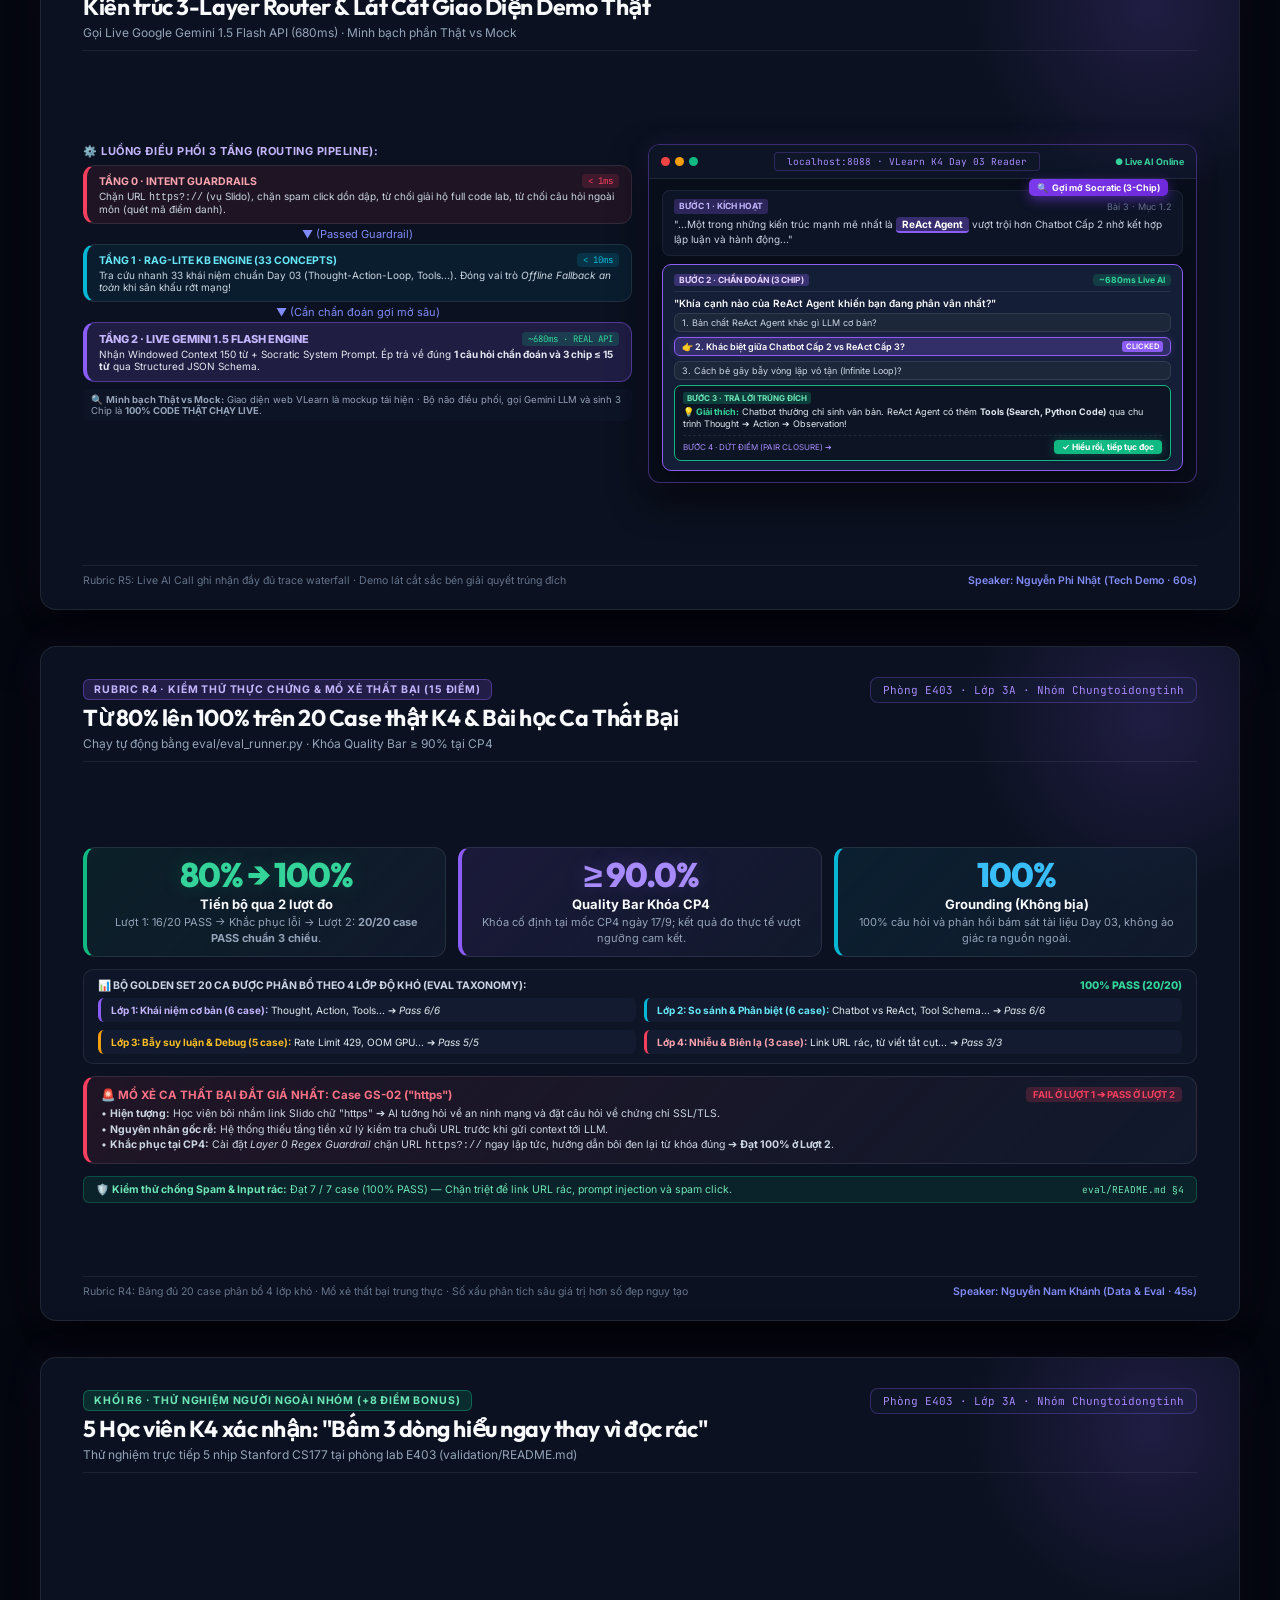
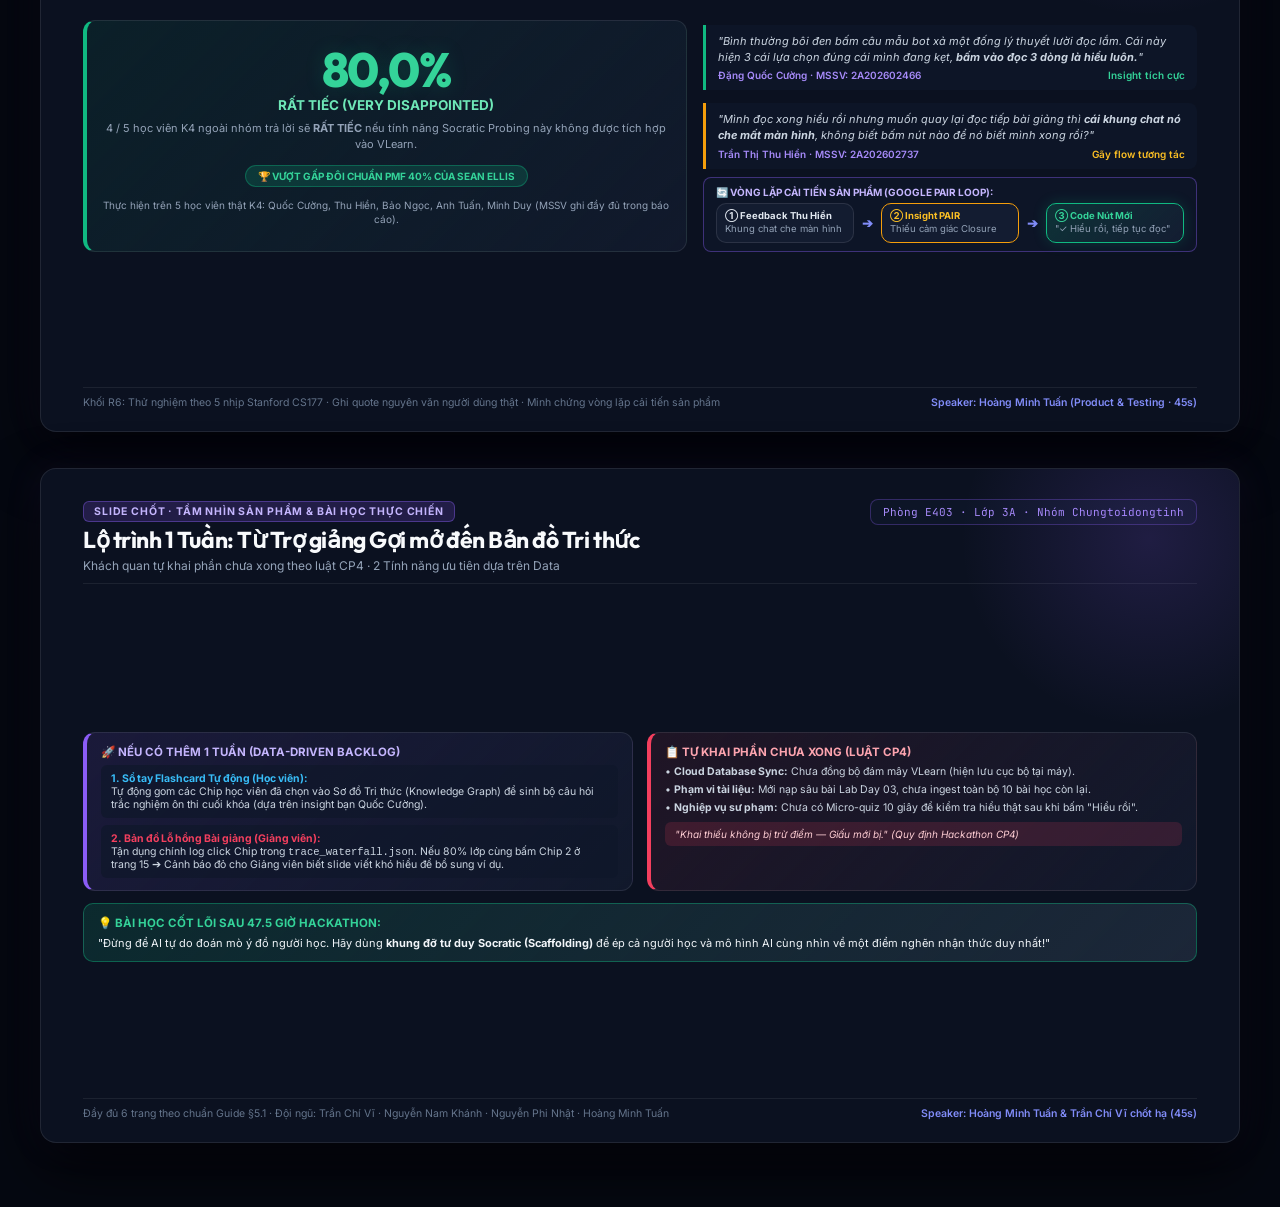
<file: demo-slides.html>
<!DOCTYPE html>
<html lang="vi">
<head>
  <meta charset="UTF-8">
  <meta name="viewport" content="width=device-width, initial-scale=1.0">
  <title>VLearn Socratic Tutor — Slide Thuyết trình 6 Trang Chuẩn Rubric (Hackathon Batch 04)</title>
  <style>
    @import url('https://fonts.googleapis.com/css2?family=Inter:wght@400;500;600;700;800&family=Outfit:wght@600;700;800&family=JetBrains+Mono:wght@500;700&display=swap');

    :root {
      --bg-canvas: #050811;
      --bg-slide: #0b1120;
      --bg-card: rgba(18, 26, 45, 0.85);
      --bg-card-elevated: rgba(26, 38, 66, 0.95);
      --border-card: rgba(255, 255, 255, 0.09);
      --border-accent: rgba(139, 92, 246, 0.45);
      --text-title: #f8fafc;
      --text-body: #94a3b8;
      --text-highlight: #e2e8f0;
      --primary: #8b5cf6;
      --primary-glow: rgba(139, 92, 246, 0.25);
      --accent-green: #10b981;
      --accent-green-glow: rgba(16, 185, 129, 0.2);
      --accent-amber: #f59e0b;
      --accent-rose: #f43f5e;
      --accent-cyan: #06b6d4;
    }

    * {
      box-sizing: border-box;
      margin: 0;
      padding: 0;
      -webkit-print-color-adjust: exact !important;
      print-color-adjust: exact !important;
    }

    body {
      font-family: 'Inter', -apple-system, BlinkMacSystemFont, sans-serif;
      background-color: var(--bg-canvas);
      color: var(--text-highlight);
      display: flex;
      flex-direction: column;
      align-items: center;
      padding: 24px 0 64px 0;
      gap: 36px;
    }

    /* Print toolbar */
    .print-bar {
      position: sticky;
      top: 16px;
      z-index: 1000;
      background: rgba(15, 23, 42, 0.94);
      backdrop-filter: blur(16px);
      padding: 10px 24px;
      border-radius: 999px;
      display: flex;
      align-items: center;
      gap: 18px;
      border: 1px solid rgba(139, 92, 246, 0.45);
      box-shadow: 0 10px 30px rgba(0, 0, 0, 0.6);
    }
    .print-btn {
      background: linear-gradient(135deg, #8b5cf6, #6d28d9);
      color: #ffffff;
      border: none;
      padding: 8px 22px;
      border-radius: 999px;
      font-weight: 700;
      font-size: 13px;
      cursor: pointer;
      display: flex;
      align-items: center;
      gap: 8px;
      transition: all 0.2s;
    }
    .print-btn:hover {
      transform: translateY(-1px);
      box-shadow: 0 0 18px var(--primary-glow);
    }
    .print-hint {
      font-size: 12px;
      color: #94a3b8;
    }

    /* =========================================================
       SLIDE BOX — EXACT 16:9 WIDESCREEN PRESENTATION (1200 x 675)
       ========================================================= */
    .slide {
      width: 1200px;
      height: 675px; /* Exact 16:9 Aspect Ratio */
      background: var(--bg-slide);
      border: 1px solid var(--border-card);
      border-radius: 16px;
      box-shadow: 0 25px 60px rgba(0, 0, 0, 0.75), 0 0 40px rgba(139, 92, 246, 0.08);
      padding: 30px 42px 22px 42px;
      display: flex;
      flex-direction: column;
      justify-content: space-between;
      position: relative;
      overflow: hidden;
      page-break-after: always;
      page-break-inside: avoid;
    }

    /* Decorative ambient glow */
    .slide::before {
      content: '';
      position: absolute;
      top: -120px;
      right: -100px;
      width: 380px;
      height: 380px;
      background: radial-gradient(circle, rgba(139, 92, 246, 0.16) 0%, transparent 70%);
      pointer-events: none;
    }

    /* Header */
    .slide-header {
      display: flex;
      justify-content: space-between;
      align-items: flex-start;
      margin-bottom: 12px;
      border-bottom: 1px solid rgba(255, 255, 255, 0.07);
      padding-bottom: 10px;
    }
    .badge-rubric {
      display: inline-flex;
      align-items: center;
      gap: 6px;
      background: rgba(139, 92, 246, 0.18);
      border: 1px solid rgba(139, 92, 246, 0.4);
      color: #c4b5fd;
      font-size: 10.5px;
      font-weight: 700;
      letter-spacing: 0.08em;
      text-transform: uppercase;
      padding: 3px 10px;
      border-radius: 6px;
      margin-bottom: 4px;
    }
    .slide-title {
      font-family: 'Outfit', sans-serif;
      font-size: 23px;
      font-weight: 700;
      color: var(--text-title);
      letter-spacing: -0.02em;
      line-height: 1.25;
    }
    .slide-subtitle {
      font-size: 12px;
      color: var(--text-body);
      margin-top: 3px;
    }
    .team-tag {
      font-family: 'JetBrains Mono', monospace;
      font-size: 11px;
      color: #a78bfa;
      background: rgba(15, 23, 42, 0.75);
      padding: 5px 12px;
      border-radius: 8px;
      border: 1px solid rgba(139, 92, 246, 0.3);
      white-space: nowrap;
    }

    /* Content Area */
    .slide-body {
      flex: 1;
      display: flex;
      flex-direction: column;
      justify-content: center;
      gap: 12px;
    }

    /* Cards & Grids */
    .grid-2 {
      display: grid;
      grid-template-columns: 1fr 1fr;
      gap: 14px;
    }
    .grid-3 {
      display: grid;
      grid-template-columns: repeat(3, 1fr);
      gap: 12px;
    }
    .grid-split {
      display: grid;
      grid-template-columns: 1.1fr 0.9fr;
      gap: 16px;
    }
    .grid-split-equal {
      display: grid;
      grid-template-columns: 1fr 1fr;
      gap: 16px;
    }

    .card {
      background: var(--bg-card);
      border: 1px solid var(--border-card);
      border-radius: 12px;
      padding: 14px 16px;
      position: relative;
    }
    .card-elevated {
      background: var(--bg-card-elevated);
      border: 1px solid var(--border-accent);
    }
    .card-accent-green {
      border-left: 4px solid var(--accent-green);
      background: linear-gradient(135deg, rgba(16, 185, 129, 0.09), rgba(18, 26, 45, 0.9));
    }
    .card-accent-rose {
      border-left: 4px solid var(--accent-rose);
      background: linear-gradient(135deg, rgba(244, 63, 94, 0.09), rgba(18, 26, 45, 0.9));
    }
    .card-accent-purple {
      border-left: 4px solid var(--primary);
      background: linear-gradient(135deg, rgba(139, 92, 246, 0.12), rgba(18, 26, 45, 0.9));
    }
    .card-accent-cyan {
      border-left: 4px solid var(--accent-cyan);
      background: linear-gradient(135deg, rgba(6, 182, 212, 0.09), rgba(18, 26, 45, 0.9));
    }

    /* Metrics & Stats */
    .stat-hero {
      font-family: 'Outfit', sans-serif;
      font-size: 38px;
      font-weight: 800;
      line-height: 1;
      letter-spacing: -0.03em;
      margin-bottom: 4px;
    }
    .stat-hero.green { color: #34d399; text-shadow: 0 0 20px var(--accent-green-glow); }
    .stat-hero.purple { color: #a78bfa; text-shadow: 0 0 20px var(--primary-glow); }
    .stat-hero.rose { color: #fb7185; }
    .stat-hero.amber { color: #fbbf24; }
    .stat-hero.cyan { color: #38bdf8; }

    .stat-label {
      font-size: 13px;
      font-weight: 700;
      color: var(--text-title);
      margin-bottom: 3px;
    }
    .stat-desc {
      font-size: 11px;
      color: var(--text-body);
      line-height: 1.45;
    }

    /* Callouts & Quotes */
    .callout-slice {
      background: linear-gradient(135deg, rgba(139, 92, 246, 0.18), rgba(30, 41, 59, 0.85));
      border: 1px solid rgba(139, 92, 246, 0.45);
      border-radius: 10px;
      padding: 11px 16px;
      font-size: 12.5px;
      color: #f1f5f9;
      line-height: 1.5;
    }

    .quote-box {
      background: rgba(15, 23, 42, 0.7);
      border-left: 3px solid #818cf8;
      padding: 9px 12px;
      border-radius: 0 8px 8px 0;
      margin-top: 5px;
    }
    .quote-text {
      font-size: 11px;
      font-style: italic;
      color: #cbd5e1;
      line-height: 1.45;
    }
    .quote-author {
      font-size: 10px;
      font-weight: 600;
      color: #a78bfa;
      margin-top: 4px;
      display: flex;
      justify-content: space-between;
    }

    /* UI Chips Preview */
    .chips-container {
      display: flex;
      flex-direction: column;
      gap: 5px;
      margin-top: 6px;
    }
    .chip-preview {
      background: rgba(30, 41, 59, 0.9);
      border: 1px solid rgba(255, 255, 255, 0.1);
      padding: 6px 10px;
      border-radius: 6px;
      font-size: 10.5px;
      color: #cbd5e1;
      display: flex;
      align-items: center;
      justify-content: space-between;
    }
    .chip-preview.active {
      background: rgba(139, 92, 246, 0.25);
      border-color: #8b5cf6;
      color: #ffffff;
      font-weight: 600;
      box-shadow: 0 0 10px rgba(139, 92, 246, 0.2);
    }
    .chip-preview .tag {
      font-size: 8.5px;
      padding: 1px 5px;
      border-radius: 4px;
      background: rgba(255, 255, 255, 0.1);
      color: #94a3b8;
    }

    /* Flowcharts */
    .flow-step-container {
      display: flex;
      align-items: center;
      gap: 8px;
      width: 100%;
    }
    .flow-node {
      flex: 1;
      background: rgba(20, 29, 50, 0.9);
      border: 1px solid rgba(255, 255, 255, 0.1);
      border-radius: 10px;
      padding: 8px 10px;
      position: relative;
    }
    .flow-node.active {
      border-color: #8b5cf6;
      background: linear-gradient(135deg, rgba(139, 92, 246, 0.2), rgba(20, 29, 50, 0.95));
      box-shadow: 0 0 14px rgba(139, 92, 246, 0.2);
    }
    .flow-node.success {
      border-color: #10b981;
      background: linear-gradient(135deg, rgba(16, 185, 129, 0.18), rgba(20, 29, 50, 0.95));
      box-shadow: 0 0 14px rgba(16, 185, 129, 0.2);
    }
    .flow-node-title {
      font-size: 10.5px;
      font-weight: 700;
      color: #e2e8f0;
      display: flex;
      align-items: center;
      gap: 5px;
    }
    .flow-node-desc {
      font-size: 9.5px;
      color: #94a3b8;
      margin-top: 2px;
      line-height: 1.35;
    }
    .flow-arrow {
      color: #818cf8;
      font-size: 13px;
      font-weight: 800;
      flex-shrink: 0;
    }

    /* Decision Container */
    .decision-container {
      background: rgba(15, 23, 42, 0.75);
      border: 1px solid rgba(255, 255, 255, 0.08);
      border-radius: 10px;
      padding: 11px 14px;
      display: flex;
      flex-direction: column;
      gap: 7px;
    }
    .decision-branch {
      display: flex;
      align-items: center;
      gap: 10px;
      padding: 7px 10px;
      border-radius: 8px;
      border: 1px dashed rgba(255, 255, 255, 0.12);
    }
    .branch-tag {
      font-family: 'JetBrains Mono', monospace;
      font-size: 9px;
      font-weight: 700;
      padding: 3px 7px;
      border-radius: 4px;
      white-space: nowrap;
    }
    .tag-full { background: rgba(59, 130, 246, 0.2); color: #60a5fa; border: 1px solid rgba(59, 130, 246, 0.4); }
    .tag-cond { background: rgba(139, 92, 246, 0.2); color: #c4b5fd; border: 1px solid rgba(139, 92, 246, 0.4); }

    /* Browser Mockup */
    .browser-window {
      background: #080d1a;
      border: 1px solid rgba(139, 92, 246, 0.4);
      border-radius: 12px;
      overflow: hidden;
      box-shadow: 0 16px 36px rgba(0, 0, 0, 0.7), 0 0 25px rgba(139, 92, 246, 0.12);
      display: flex;
      flex-direction: column;
      height: 100%;
    }
    .browser-titlebar {
      background: #0d1426;
      border-bottom: 1px solid rgba(255, 255, 255, 0.08);
      padding: 7px 12px;
      display: flex;
      align-items: center;
      justify-content: space-between;
    }
    .window-dots {
      display: flex;
      gap: 5px;
    }
    .window-dot {
      width: 9px;
      height: 9px;
      border-radius: 50%;
    }
    .dot-red { background: #ef4444; }
    .dot-yellow { background: #f59e0b; }
    .dot-green { background: #10b981; }

    .browser-url {
      font-family: 'JetBrains Mono', monospace;
      font-size: 9.5px;
      color: #a78bfa;
      background: rgba(15, 23, 42, 0.8);
      padding: 2px 12px;
      border-radius: 4px;
      border: 1px solid rgba(139, 92, 246, 0.25);
    }

    .browser-body {
      padding: 11px 13px;
      display: flex;
      flex-direction: column;
      gap: 8px;
      flex: 1;
      justify-content: space-between;
    }

    .lecture-text-box {
      background: rgba(15, 23, 42, 0.8);
      border: 1px solid rgba(255, 255, 255, 0.06);
      border-radius: 8px;
      padding: 8px 11px;
      font-size: 10.5px;
      line-height: 1.45;
      color: #cbd5e1;
      position: relative;
    }
    .lecture-mark {
      background: rgba(139, 92, 246, 0.35);
      color: #ffffff;
      padding: 1px 6px;
      border-radius: 4px;
      font-weight: 700;
      border-bottom: 2px solid #8b5cf6;
    }

    .floating-tooltip-demo {
      position: absolute;
      top: -12px;
      right: 14px;
      background: linear-gradient(135deg, #7c3aed, #6d28d9);
      color: #ffffff;
      font-size: 9px;
      font-weight: 700;
      padding: 2px 8px;
      border-radius: 5px;
      display: flex;
      align-items: center;
      gap: 4px;
      box-shadow: 0 4px 12px rgba(124, 58, 237, 0.5);
    }

    .socratic-card-demo {
      background: rgba(22, 31, 56, 0.95);
      border: 1.5px solid #8b5cf6;
      border-radius: 9px;
      padding: 9px 11px;
      box-shadow: 0 8px 24px rgba(0, 0, 0, 0.5);
    }
    .socratic-card-header {
      display: flex;
      align-items: center;
      justify-content: space-between;
      border-bottom: 1px solid rgba(255, 255, 255, 0.08);
      padding-bottom: 5px;
      margin-bottom: 5px;
    }

    .resolve-box-demo {
      background: rgba(13, 20, 36, 0.9);
      border: 1px solid #10b981;
      border-radius: 7px;
    }

    /* Footer */
    .slide-footer {
      display: flex;
      justify-content: space-between;
      align-items: center;
      border-top: 1px solid rgba(255, 255, 255, 0.07);
      padding-top: 8px;
      font-size: 10.5px;
      color: #64748b;
    }
    .footer-rule {
      font-weight: 600;
      color: #818cf8;
    }

    /* =========================================================
       PRINT CONFIGURATION — TRUE 16:9 WIDESCREEN PDF (16in x 9in)
       ========================================================= */
    @page {
      size: 16in 9in; /* Exact standard 16:9 widescreen presentation */
      margin: 0;
    }

    @media print {
      html, body {
        width: 16in;
        height: auto;
        margin: 0;
        padding: 0;
        background-color: #060911 !important;
        -webkit-print-color-adjust: exact !important;
        print-color-adjust: exact !important;
      }
      .print-bar {
        display: none !important;
      }
      .slide {
        width: 16in !important;
        height: 9in !important;
        min-height: 9in !important;
        max-height: 9in !important;
        box-sizing: border-box !important;
        page-break-after: always !important;
        page-break-inside: avoid !important;
        border: none !important;
        border-radius: 0 !important;
        box-shadow: none !important;
        padding: 0.45in 0.65in !important;
      }
    }
  </style>
</head>
<body>

  <!-- Print Toolbar -->
  <div class="print-bar">
    <button class="print-btn" onclick="window.print()">🖨️ Xuất PDF Ngay (Cmd + P)</button>
    <span class="print-hint">Khổ 16:9 Chuẩn Widescreen (16in x 9in) · Bật "Background graphics" để giữ đủ 100% màu sắc xịn xò</span>
  </div>

  <!-- =========================================================
       SLIDE 1 · NỖI ĐAU THẬT & BẰNG CHỨNG ĐỊNH LƯỢNG (RUBRIC R1)
       ========================================================= -->
  <div class="slide" id="slide-1">
    <div class="slide-header">
      <div>
        <div class="badge-rubric">Rubric R1 · Bằng Chứng Định Lượng (15 Điểm)</div>
        <h1 class="slide-title">Học viên K4 đang bị tra tấn bởi "Bức tường chữ" khi gặp chỗ khó</h1>
        <p class="slide-subtitle">Khai phá dữ liệu thực tế từ 3.097 lượt tương tác trên VLearn Tutor (data/vlearn-pack)</p>
      </div>
      <div class="team-tag">Phòng E403 · Lớp 3A · Nhóm Chungtoidongtinh</div>
    </div>

    <div class="slide-body">
      <div class="grid-split">
        <!-- Left: 3 Stat Cards + Visual Pain Pipeline -->
        <div style="display: flex; flex-direction: column; gap: 8px;">
          <div class="grid-2">
            <div class="card card-accent-purple">
              <div class="stat-hero purple">17,5%</div>
              <div class="stat-label">Câu hỏi mẫu bấm sẵn</div>
              <div class="stat-desc">542 / 3.097 lượt bôi đen bấm câu mẫu ("giải thích đoạn này...") thay vì tự gõ prompt.</div>
            </div>
            <div class="card card-accent-rose">
              <div class="stat-hero rose">89,3%</div>
              <div class="stat-label">Tutor xả lý thuyết 1 chiều</div>
              <div class="stat-desc">2.767 / 3.097 lượt phản hồi dài 780 – 1.019 chữ lặp lại nguyên văn slide bài giảng.</div>
            </div>
          </div>

          <div class="card card-accent-green" style="background: linear-gradient(135deg, rgba(16, 185, 129, 0.12), var(--bg-card));">
            <div style="display: flex; align-items: center; justify-content: space-between;">
              <div>
                <div class="stat-hero green">0,19%</div>
                <div class="stat-label" style="color: #34d399;">CHỈ ĐÚNG 6 LƯỢT HỎI GỢI MỞ TRÊN TOÀN KHÓA K4</div>
                <div class="stat-desc">Hệ thống hoàn toàn thụ động độc thoại — không hề biết khơi gợi hay chẩn đoán người học kẹt ở đâu.</div>
              </div>
              <div style="font-size: 32px; padding-right: 10px;">🚨</div>
            </div>
          </div>

          <!-- Flowchart: Bức tường chữ làm gãy động lực học -->
          <div style="background: rgba(15, 23, 42, 0.85); border: 1px solid rgba(244, 63, 94, 0.3); border-radius: 8px; padding: 8px 12px;">
            <div style="font-size: 10px; font-weight: 700; color: #fb7185; text-transform: uppercase; margin-bottom: 5px;">
              ⚠️ Luồng bế tắc hiện tại (Tutor thụ động):
            </div>
            <div class="flow-step-container">
              <div class="flow-node" style="padding: 6px 8px;">
                <div class="flow-node-title" style="font-size: 10px;">① Bôi đen từ khóa</div>
                <div class="flow-node-desc">Học viên bế tắc chỗ khó</div>
              </div>
              <div class="flow-arrow" style="color: #f43f5e;">➔</div>
              <div class="flow-node" style="padding: 6px 8px; border-color: #f43f5e; background: rgba(244, 63, 94, 0.15);">
                <div class="flow-node-title" style="font-size: 10px; color: #fda4af;">② Xả 1.000 chữ</div>
                <div class="flow-node-desc">Lặp lại sách giáo khoa</div>
              </div>
              <div class="flow-arrow" style="color: #f43f5e;">➔</div>
              <div class="flow-node" style="padding: 6px 8px; border-color: #ef4444; background: rgba(239, 68, 68, 0.2);">
                <div class="flow-node-title" style="font-size: 10px; color: #fca5a5;">③ Đóng tab & Bỏ cuộc</div>
                <div class="flow-node-desc">Ngợp thông tin, lười đọc</div>
              </div>
            </div>
          </div>
        </div>

        <!-- Right: 2 Real Cases from Data Pack -->
        <div style="display: flex; flex-direction: column; gap: 8px;">
          <div class="card" style="height: 100%; display: flex; flex-direction: column; justify-content: space-around;">
            <div style="font-size: 11px; font-weight: 700; color: #a78bfa; text-transform: uppercase; letter-spacing: 0.05em;">
              📌 Hai ví dụ nguyên văn từ chatlog thật (K4):
            </div>
            <div class="quote-box" style="border-color: #f43f5e;">
              <div class="quote-text">"Học viên bôi nhầm link Slido chữ <strong>'https'</strong> → Tutor xả bài giảng an ninh mạng dài <strong>455 chữ</strong> về giao thức SSL/TLS thay vì hỏi xác nhận bôi nhầm."</div>
              <div class="quote-author"><span>Turn T10372 · Day 01</span><span style="color: #f43f5e;">Lãng phí 5 phút đọc rác</span></div>
            </div>
            <div class="quote-box" style="border-color: #f59e0b;">
              <div class="quote-text">"Bôi đen từ viết tắt <strong>'CVAT'</strong> → Tutor xả bức tường chữ <strong>1.069 ký tự</strong> lặp lại định nghĩa slide bài giảng thay vì đưa ra các nhánh gợi mở."</div>
              <div class="quote-author"><span>Turn T10378 · Day 02</span><span style="color: #f59e0b;">Gây ngợp & nản lòng</span></div>
            </div>
            <div style="font-size: 10.5px; color: #cbd5e1; background: rgba(139, 92, 246, 0.12); padding: 7px 10px; border-radius: 6px; border: 1px solid rgba(139, 92, 246, 0.3);">
              💡 <strong>Kết luận:</strong> Học viên không thiếu chữ. Học viên thiếu <em>định hướng để biết mình thực sự đang kẹt ở khâu nào</em>.
            </div>
          </div>
        </div>
      </div>
    </div>

    <div class="slide-footer">
      <span>Rubric R1: Dữ liệu mining chuẩn B có đếm được & trích dẫn nguyên văn ID · Tránh nói cảm tính chung chung</span>
      <span class="footer-rule">Speaker: Trần Chí Vĩ (Lead · 45s)</span>
    </div>
  </div>

  <!-- =========================================================
       SLIDE 2 · LÁT CẮT 1 CÂU & SƠ ĐỒ LUỒNG TỰ ĐỘNG HÓA (RUBRIC R2)
       ========================================================= -->
  <div class="slide" id="slide-2">
    <div class="slide-header">
      <div>
        <div class="badge-rubric">Rubric R2 · Lát Cắt & Tự Động Hóa Có Điều Kiện (12 Điểm)</div>
        <h1 class="slide-title">Lát cắt Socratic: Chẩn đoán trước khi kê đơn</h1>
        <p class="slide-subtitle">Sơ đồ luồng rẽ nhánh điều kiện dựa trên phân tích chi phí lỗi (Cost-of-error)</p>
      </div>
      <div class="team-tag">Phòng E403 · Lớp 3A · Nhóm Chungtoidongtinh</div>
    </div>

    <div class="slide-body">
      <!-- Callout Lát cắt 1 câu chuẩn -->
      <div class="callout-slice">
        <span style="background: #7c3aed; color: #fff; font-size: 9.5px; font-weight: 700; padding: 2px 7px; border-radius: 4px; margin-right: 6px;">LÁT CẮT 1 CÂU CHUẨN</span>
        "Một học viên bôi đen bài giảng và bấm câu hỏi mẫu → <strong>AI phản hồi bằng 1 câu hỏi gợi mở ngắn kèm 3 chip lựa chọn trọng tâm</strong> thay vì xả lý thuyết dài → Học viên click chip → <strong>AI giải thích đúng trúng đích điểm nghẽn nhận thức.</strong>"
      </div>

      <!-- VISUAL FLOWCHART: CONDITIONAL AUTOMATION PIPELINE -->
      <div class="decision-container">
        <div style="font-size: 10.5px; font-weight: 700; color: #c4b5fd; display: flex; justify-content: space-between; align-items: center;">
          <span>🔀 SƠ ĐỒ LUỒNG RẼ NHÁNH TỰ ĐỘNG HÓA CÓ ĐIỀU KIỆN (CONDITIONAL AUTOMATION PIPELINE)</span>
          <span style="font-size: 9.5px; color: #94a3b8;">Phân loại theo Chi phí lỗi (Cost-of-Error)</span>
        </div>

        <div style="display: flex; gap: 12px; align-items: stretch; margin-top: 2px;">
          <!-- Node 1: Input -->
          <div class="flow-node" style="flex: 0.8; border-color: rgba(139, 92, 246, 0.5);">
            <div class="flow-node-title"><span style="color: #a78bfa;">①</span> Học viên thao tác</div>
            <div class="flow-node-desc">Bôi đen đoạn văn bài lab Day 03 + Chọn nút thao tác</div>
          </div>

          <!-- Connector -->
          <div style="display: flex; align-items: center; color: #818cf8; font-weight: bold;">➔</div>

          <!-- Branches Split -->
          <div style="flex: 2.2; display: flex; flex-direction: column; gap: 6px;">
            <!-- Branch A: Full Auto -->
            <div class="decision-branch" style="background: rgba(59, 130, 246, 0.08); border-color: rgba(59, 130, 246, 0.3);">
              <span class="branch-tag tag-full">FULL AUTO</span>
              <div style="font-size: 10px; color: #cbd5e1; flex: 1;">
                <strong>Câu hỏi chi tiết & cụ thể:</strong> (Ví dụ: <em>"Hàm tool_executor dòng 42 trả về lỗi gì?"</em>)<br>
                <span style="color: #93c5fd;">➔ Trả lời thẳng ngay lập tức kèm Citation [Trang N] · Chi phí lỗi THẤP vì ý đồ đã rõ.</span>
              </div>
            </div>

            <!-- Branch B: Conditional Socratic -->
            <div class="decision-branch" style="background: rgba(139, 92, 246, 0.12); border-color: #8b5cf6;">
              <span class="branch-tag tag-cond">CONDITIONAL AUTO (LÁT CẮT CHỌN)</span>
              <div style="font-size: 10px; color: #cbd5e1; flex: 1;">
                <strong>Bấm câu hỏi mẫu / Khái niệm rộng:</strong> (Ví dụ: bôi <em>"ReAct Agent"</em> bấm <em>"Giải thích"</em>)<br>
                <span style="color: #c4b5fd;">➔ BẬT SOCRATIC PROBING: Hỏi ngược 1 câu + 3 Chip chẩn đoán · Chi phí đoán mò CỰC CAO nếu xả bừa!</span>
              </div>
            </div>
          </div>
        </div>
      </div>

      <!-- BOTTOM COMPARISON: WHY 3 CHIPS? -->
      <div class="grid-2" style="margin-top: 2px;">
        <div class="card card-accent-purple" style="padding: 10px 14px;">
          <div class="stat-label" style="color: #c4b5fd; font-size: 11.5px;">⚖️ TẠI SAO CHỌN CONDITIONAL AUTOMATION?</div>
          <div class="stat-desc" style="font-size: 10.5px; margin-top: 3px;">
            • <strong>Full Auto</strong> (tự đoán): Đoán sai = sinh ra 1.000 từ rác, làm đứt mạch tư duy học viên.<br>
            • <strong>Manual</strong> (bắt học viên tự gõ giải thích mình kẹt ở đâu): Học viên đang kẹt nên <em>không biết phải gõ gì</em>!<br>
            • <strong>Conditional</strong> (khung đỡ Socratic): Cung cấp 3 phao cứu sinh để học viên click chọn trong 1 giây.
          </div>
        </div>

        <div class="card card-accent-green" style="padding: 10px 14px;">
          <div class="stat-label" style="color: #6ee7b7; font-size: 11.5px;">🧩 MULTI-PROTOTYPE: VÌ SAO CHỌN 3 CHIP?</div>
          <div class="chips-container" style="gap: 4px; margin-top: 4px;">
            <div class="chip-preview active" style="padding: 4px 8px; font-size: 10px;">
              <span>🎯 1. Bản chất lý thuyết & nguyên lý cốt lõi</span><span class="tag">Concept</span>
            </div>
            <div class="chip-preview" style="padding: 4px 8px; font-size: 10px;">
              <span>💻 2. Cách triển khai thực tế trên mã nguồn</span><span class="tag">Code</span>
            </div>
            <div class="chip-preview" style="padding: 4px 8px; font-size: 10px;">
              <span>⚡ 3. Các lỗi runtime & bẫy thường gặp</span><span class="tag">Debug</span>
            </div>
          </div>
        </div>
      </div>
    </div>

    <div class="slide-footer">
      <span>Rubric R2: Lát cắt đúng 1 câu · Lập luận tự động hóa theo chi phí lỗi · Có đối chiếu phương án bị loại</span>
      <span class="footer-rule">Speaker: Trần Chí Vĩ (Lead · 45s)</span>
    </div>
  </div>

  <!-- =========================================================
       SLIDE 3 · KIẾN TRÚC 3 TẦNG & LÁT CẮT DEMO THẬT (RUBRIC R5)
       ========================================================= -->
  <div class="slide" id="slide-3">
    <div class="slide-header">
      <div>
        <div class="badge-rubric">Rubric R5 · Working Prototype & Real AI Call (10 Điểm)</div>
        <h1 class="slide-title">Kiến trúc 3-Layer Router & Lát Cắt Giao Diện Demo Thật</h1>
        <p class="slide-subtitle">Gọi Live Google Gemini 1.5 Flash API (680ms) · Minh bạch phần Thật vs Mock</p>
      </div>
      <div class="team-tag">Phòng E403 · Lớp 3A · Nhóm Chungtoidongtinh</div>
    </div>

    <div class="slide-body">
      <div class="grid-split-equal">
        <!-- LEFT: 3-LAYER ARCHITECTURE FLOWCHART -->
        <div style="display: flex; flex-direction: column; gap: 7px;">
          <div style="font-size: 11px; font-weight: 700; color: #c4b5fd; text-transform: uppercase; letter-spacing: 0.05em;">
            ⚙️ LUỒNG ĐIỀU PHỐI 3 TẦNG (ROUTING PIPELINE):
          </div>

          <!-- Layer 0 -->
          <div class="card" style="padding: 8px 12px; border-left: 4px solid #f43f5e; background: rgba(244, 63, 94, 0.08);">
            <div style="display: flex; justify-content: space-between; align-items: center;">
              <span style="font-size: 10.5px; font-weight: 700; color: #fda4af;">TẦNG 0 · INTENT GUARDRAILS</span>
              <span style="font-family: 'JetBrains Mono'; font-size: 9px; color: #f43f5e; background: rgba(244,63,94,0.15); padding: 1px 6px; border-radius: 4px;">&lt; 1ms</span>
            </div>
            <div style="font-size: 10px; color: #cbd5e1; margin-top: 2px;">
              Chặn URL <code>https?://</code> (vụ Slido), chặn spam click dồn dập, từ chối giải hộ full code lab, từ chối câu hỏi ngoài môn (quét mã điểm danh).
            </div>
          </div>

          <!-- Arrow -->
          <div style="text-align: center; color: #818cf8; font-size: 11px; margin: -4px 0;">▼ (Passed Guardrail)</div>

          <!-- Layer 1 -->
          <div class="card" style="padding: 8px 12px; border-left: 4px solid #06b6d4; background: rgba(6, 182, 212, 0.08);">
            <div style="display: flex; justify-content: space-between; align-items: center;">
              <span style="font-size: 10.5px; font-weight: 700; color: #67e8f9;">TẦNG 1 · RAG-LITE KB ENGINE (33 CONCEPTS)</span>
              <span style="font-family: 'JetBrains Mono'; font-size: 9px; color: #06b6d4; background: rgba(6,182,212,0.15); padding: 1px 6px; border-radius: 4px;">&lt; 10ms</span>
            </div>
            <div style="font-size: 10px; color: #cbd5e1; margin-top: 2px;">
              Tra cứu nhanh 33 khái niệm chuẩn Day 03 (Thought-Action-Loop, Tools...). Đóng vai trò <em>Offline Fallback an toàn</em> khi sân khấu rớt mạng!
            </div>
          </div>

          <!-- Arrow -->
          <div style="text-align: center; color: #818cf8; font-size: 11px; margin: -4px 0;">▼ (Cần chẩn đoán gợi mở sâu)</div>

          <!-- Layer 2 -->
          <div class="card card-elevated" style="padding: 9px 12px; border-left: 4px solid #8b5cf6; background: rgba(139, 92, 246, 0.16);">
            <div style="display: flex; justify-content: space-between; align-items: center;">
              <span style="font-size: 11px; font-weight: 800; color: #c4b5fd;">TẦNG 2 · LIVE GEMINI 1.5 FLASH ENGINE</span>
              <span style="font-family: 'JetBrains Mono'; font-size: 9px; color: #34d399; background: rgba(16,185,129,0.2); padding: 1px 6px; border-radius: 4px;">~680ms · REAL API</span>
            </div>
            <div style="font-size: 10px; color: #e2e8f0; margin-top: 2px;">
              Nhận Windowed Context 150 từ + Socratic System Prompt. Ép trả về đúng <strong>1 câu hỏi chẩn đoán và 3 chip &le; 15 từ</strong> qua Structured JSON Schema.
            </div>
          </div>

          <div style="font-size: 9.5px; color: #94a3b8; background: rgba(15, 23, 42, 0.6); padding: 5px 8px; border-radius: 6px;">
            🔍 <strong>Minh bạch Thật vs Mock:</strong> Giao diện web VLearn là mockup tái hiện · Bộ não điều phối, gọi Gemini LLM và sinh 3 Chip là <strong>100% CODE THẬT CHẠY LIVE</strong>.
          </div>
        </div>

        <!-- RIGHT: HIGH-FIDELITY PRODUCT SLICE MOCKUP -->
        <div class="browser-window">
          <!-- Titlebar -->
          <div class="browser-titlebar">
            <div class="window-dots">
              <span class="window-dot dot-red"></span>
              <span class="window-dot dot-yellow"></span>
              <span class="window-dot dot-green"></span>
            </div>
            <span class="browser-url">localhost:8088 · VLearn K4 Day 03 Reader</span>
            <span style="font-size: 9px; color: #34d399; font-weight: 700;">● Live AI Online</span>
          </div>

          <!-- Browser Viewport: Lecture + Active Socratic Card -->
          <div class="browser-body">
            <!-- Article Highlight Slice (Bước 1: Kích hoạt) -->
            <div class="lecture-text-box">
              <div class="floating-tooltip-demo">
                <span>🔍</span> Gợi mở Socratic (3-Chip)
              </div>
              <div style="display: flex; justify-content: space-between; align-items: center; margin-bottom: 3px;">
                <span style="font-size: 8.5px; background: rgba(139, 92, 246, 0.25); color: #c4b5fd; padding: 1px 5px; border-radius: 3px; font-weight: 700;">BƯỚC 1 · KÍCH HOẠT</span>
                <span style="color: #64748b; font-size: 9px;">Bài 3 · Mục 1.2</span>
              </div>
              <span style="color: #cbd5e1; font-size: 10px;">"...Một trong những kiến trúc mạnh mẽ nhất là <mark class="lecture-mark">ReAct Agent</mark> vượt trội hơn Chatbot Cấp 2 nhờ kết hợp lập luận và hành động..."</span>
            </div>

            <!-- Socratic Card Active State (Bước 2 & 3: Chẩn đoán & Giải quyết) -->
            <div class="socratic-card-demo">
              <div class="socratic-card-header">
                <span style="font-size: 8.5px; background: rgba(139, 92, 246, 0.3); color: #e9d5ff; padding: 1px 5px; border-radius: 3px; font-weight: 700;">BƯỚC 2 · CHẨN ĐOÁN (3 CHIP)</span>
                <span style="font-size: 8.5px; background: rgba(16, 185, 129, 0.2); color: #34d399; padding: 1px 6px; border-radius: 4px; font-weight: 700;">~680ms Live AI</span>
              </div>
              <div style="font-size: 10px; color: #f8fafc; font-weight: 600;">
                "Khía cạnh nào của ReAct Agent khiến bạn đang phân vân nhất?"
              </div>

              <!-- 3 Chips -->
              <div class="chips-container" style="margin-top: 4px;">
                <div class="chip-preview" style="font-size: 9px; padding: 3px 7px;">
                  <span>1. Bản chất ReAct Agent khác gì LLM cơ bản?</span>
                </div>
                <div class="chip-preview active" style="font-size: 9px; padding: 3px 7px;">
                  <span>👉 2. Khác biệt giữa Chatbot Cấp 2 vs ReAct Cấp 3?</span>
                  <span style="background: #8b5cf6; color: #fff; font-size: 7.5px; padding: 1px 4px; border-radius: 3px;">CLICKED</span>
                </div>
                <div class="chip-preview" style="font-size: 9px; padding: 3px 7px;">
                  <span>3. Cách bẻ gãy bẫy vòng lặp vô tận (Infinite Loop)?</span>
                </div>
              </div>

              <!-- Resolve Response & Closure Button (Bước 3 & 4: Trúng đích & Dứt điểm) -->
              <div class="resolve-box-demo" style="margin-top: 5px; padding: 6px 8px;">
                <div style="display: flex; justify-content: space-between; margin-bottom: 2px;">
                  <span style="font-size: 8px; background: rgba(16, 185, 129, 0.25); color: #6ee7b7; padding: 1px 4px; border-radius: 3px; font-weight: 700;">BƯỚC 3 · TRẢ LỜI TRÚNG ĐÍCH</span>
                </div>
                <div style="font-size: 9px; color: #e2e8f0; line-height: 1.35;">
                  <strong style="color: #34d399;">💡 Giải thích:</strong> Chatbot thường chỉ sinh văn bản. ReAct Agent có thêm <strong>Tools (Search, Python Code)</strong> qua chu trình Thought ➔ Action ➔ Observation!
                </div>
                <div style="display: flex; justify-content: space-between; align-items: center; margin-top: 5px; border-top: 1px dashed rgba(255,255,255,0.08); padding-top: 4px;">
                  <span style="font-size: 8px; color: #a78bfa;">BƯỚC 4 · DỨT ĐIỂM (PAIR CLOSURE) ➔</span>
                  <span style="background: #10b981; color: #ffffff; font-size: 8.5px; font-weight: 700; padding: 2px 8px; border-radius: 4px; box-shadow: 0 0 10px rgba(16, 185, 129, 0.35);">
                    ✓ Hiểu rồi, tiếp tục đọc
                  </span>
                </div>
              </div>
            </div>
          </div>
        </div>
      </div>
    </div>

    <div class="slide-footer">
      <span>Rubric R5: Live AI Call ghi nhận đầy đủ trace waterfall · Demo lát cắt sắc bén giải quyết trúng đích</span>
      <span class="footer-rule">Speaker: Nguyễn Phi Nhật (Tech Demo · 60s)</span>
    </div>
  </div>

  <!-- =========================================================
       SLIDE 4 · ĐO LƯỜNG CHẤT LƯỢNG & BÀI HỌC THẤT BẠI (RUBRIC R4)
       ========================================================= -->
  <div class="slide" id="slide-4">
    <div class="slide-header">
      <div>
        <div class="badge-rubric">Rubric R4 · Kiểm Thử Thực Chứng & Mổ Xẻ Thất Bại (15 Điểm)</div>
        <h1 class="slide-title">Từ 80% lên 100% trên 20 Case thật K4 & Bài học Ca Thất Bại</h1>
        <p class="slide-subtitle">Chạy tự động bằng eval/eval_runner.py · Khóa Quality Bar &ge; 90% tại CP4</p>
      </div>
      <div class="team-tag">Phòng E403 · Lớp 3A · Nhóm Chungtoidongtinh</div>
    </div>

    <div class="slide-body">
      <!-- Top Stat Metric Cards -->
      <div class="grid-3">
        <div class="card card-accent-green" style="text-align: center; padding: 10px 14px;">
          <div class="stat-hero green" style="font-size: 34px;">80% → 100%</div>
          <div class="stat-label">Tiến bộ qua 2 lượt đo</div>
          <div class="stat-desc">Lượt 1: 16/20 PASS → Khắc phục lỗi → Lượt 2: <strong>20/20 case PASS chuẩn 3 chiều</strong>.</div>
        </div>
        <div class="card card-accent-purple" style="text-align: center; padding: 10px 14px;">
          <div class="stat-hero purple" style="font-size: 34px;">&ge; 90.0%</div>
          <div class="stat-label">Quality Bar Khóa CP4</div>
          <div class="stat-desc">Khóa cố định tại mốc CP4 ngày 17/9; kết quả đo thực tế vượt ngưỡng cam kết.</div>
        </div>
        <div class="card card-accent-cyan" style="text-align: center; padding: 10px 14px;">
          <div class="stat-hero cyan" style="font-size: 34px;">100%</div>
          <div class="stat-label">Grounding (Không bịa)</div>
          <div class="stat-desc">100% câu hỏi và phản hồi bám sát tài liệu Day 03, không ảo giác ra nguồn ngoài.</div>
        </div>
      </div>

      <!-- VISUAL 4-LAYER TAXONOMY DIAGRAM -->
      <div style="background: rgba(15, 23, 42, 0.8); border: 1px solid rgba(255, 255, 255, 0.08); border-radius: 10px; padding: 9px 14px;">
        <div style="font-size: 10.5px; font-weight: 700; color: #cbd5e1; margin-bottom: 6px; display: flex; justify-content: space-between;">
          <span>📊 BỘ GOLDEN SET 20 CA ĐƯỢC PHÂN BỔ THEO 4 LỚP ĐỘ KHÓ (EVAL TAXONOMY):</span>
          <span style="color: #34d399; font-weight: 800;">100% PASS (20/20)</span>
        </div>
        <div class="grid-2" style="gap: 8px;">
          <div style="background: rgba(20, 29, 50, 0.8); padding: 6px 10px; border-radius: 6px; font-size: 10px; border-left: 3px solid #8b5cf6;">
            <strong style="color: #c4b5fd;">Lớp 1: Khái niệm cơ bản (6 case):</strong> Thought, Action, Tools... ➔ <em>Pass 6/6</em>
          </div>
          <div style="background: rgba(20, 29, 50, 0.8); padding: 6px 10px; border-radius: 6px; font-size: 10px; border-left: 3px solid #06b6d4;">
            <strong style="color: #67e8f9;">Lớp 2: So sánh & Phân biệt (6 case):</strong> Chatbot vs ReAct, Tool Schema... ➔ <em>Pass 6/6</em>
          </div>
          <div style="background: rgba(20, 29, 50, 0.8); padding: 6px 10px; border-radius: 6px; font-size: 10px; border-left: 3px solid #f59e0b;">
            <strong style="color: #fbbf24;">Lớp 3: Bẫy suy luận & Debug (5 case):</strong> Rate Limit 429, OOM GPU... ➔ <em>Pass 5/5</em>
          </div>
          <div style="background: rgba(20, 29, 50, 0.8); padding: 6px 10px; border-radius: 6px; font-size: 10px; border-left: 3px solid #f43f5e;">
            <strong style="color: #fda4af;">Lớp 4: Nhiễu & Biên lạ (3 case):</strong> Link URL rác, từ viết tắt cụt... ➔ <em>Pass 3/3</em>
          </div>
        </div>
      </div>

      <!-- Failure Analysis Card: Case GS-02 -->
      <div class="card card-accent-rose" style="padding: 10px 14px;">
        <div style="display: flex; justify-content: space-between; align-items: center;">
          <strong style="color: #fb7185; font-size: 11.5px;">🚨 MỔ XẺ CA THẤT BẠI ĐẮT GIÁ NHẤT: Case GS-02 ("https")</strong>
          <span style="font-size: 9.5px; background: rgba(244, 63, 94, 0.2); color: #f43f5e; padding: 2px 7px; border-radius: 4px; font-weight: 700;">FAIL Ở LƯỢT 1 ➔ PASS Ở LƯỢT 2</span>
        </div>
        <div style="font-size: 10.5px; color: #cbd5e1; margin-top: 4px; line-height: 1.45;">
          • <strong>Hiện tượng:</strong> Học viên bôi nhầm link Slido chữ "https" ➔ AI tưởng hỏi về an ninh mạng và đặt câu hỏi về chứng chỉ SSL/TLS.<br>
          • <strong>Nguyên nhân gốc rễ:</strong> Hệ thống thiếu tầng tiền xử lý kiểm tra chuỗi URL trước khi gửi context tới LLM.<br>
          • <strong>Khắc phục tại CP4:</strong> Cài đặt <em>Layer 0 Regex Guardrail</em> chặn URL <code>https?://</code> ngay lập tức, hướng dẫn bôi đen lại từ khóa đúng ➔ <strong>Đạt 100% ở Lượt 2</strong>.
        </div>
      </div>

      <!-- Spam Badge -->
      <div style="background: rgba(16, 185, 129, 0.1); border: 1px solid rgba(16, 185, 129, 0.3); border-radius: 6px; padding: 6px 12px; font-size: 10.5px; color: #6ee7b7; display: flex; justify-content: space-between; align-items: center;">
        <span>🛡️ <strong>Kiểm thử chống Spam & Input rác:</strong> Đạt 7 / 7 case (100% PASS) — Chặn triệt để link URL rác, prompt injection và spam click.</span>
        <span style="font-family: 'JetBrains Mono', monospace; font-size: 9.5px;">eval/README.md §4</span>
      </div>
    </div>

    <div class="slide-footer">
      <span>Rubric R4: Bảng đủ 20 case phân bổ 4 lớp khó · Mổ xẻ thất bại trung thực · Số xấu phân tích sâu giá trị hơn số đẹp ngụy tạo</span>
      <span class="footer-rule">Speaker: Nguyễn Nam Khánh (Data & Eval · 45s)</span>
    </div>
  </div>

  <!-- =========================================================
       SLIDE 5 · NGƯỜI DÙNG THẬT NÓI GÌ & VÒNG LẶP PAIR (KHỐI R6)
       ========================================================= -->
  <div class="slide" id="slide-5">
    <div class="slide-header">
      <div>
        <div class="badge-rubric" style="background: rgba(16, 185, 129, 0.16); border-color: rgba(16, 185, 129, 0.4); color: #6ee7b7;">Khối R6 · Thử Nghiệm Người Ngoài Nhóm (+8 Điểm Bonus)</div>
        <h1 class="slide-title">5 Học viên K4 xác nhận: "Bấm 3 dòng hiểu ngay thay vì đọc rác"</h1>
        <p class="slide-subtitle">Thử nghiệm trực tiếp 5 nhịp Stanford CS177 tại phòng lab E403 (validation/README.md)</p>
      </div>
      <div class="team-tag">Phòng E403 · Lớp 3A · Nhóm Chungtoidongtinh</div>
    </div>

    <div class="slide-body">
      <div class="grid-split">
        <!-- Left: Sean Ellis Metric & PMF Validation -->
        <div class="card card-accent-green" style="display: flex; flex-direction: column; justify-content: center; align-items: center; text-align: center; padding: 16px;">
          <div class="stat-hero green" style="font-size: 48px;">80,0%</div>
          <div class="stat-label" style="font-size: 13.5px; color: #6ee7b7;">RẤT TIẾC (VERY DISAPPOINTED)</div>
          <div class="stat-desc" style="margin-top: 5px; font-size: 11px;">
            4 / 5 học viên K4 ngoài nhóm trả lời sẽ <strong>RẤT TIẾC</strong> nếu tính năng Socratic Probing này không được tích hợp vào VLearn.
          </div>
          <div style="margin-top: 12px; font-size: 10px; background: rgba(16, 185, 129, 0.18); color: #34d399; padding: 4px 12px; border-radius: 999px; font-weight: 700; border: 1px solid rgba(16, 185, 129, 0.35);">
            🏆 VƯỢT GẤP ĐÔI CHUẨN PMF 40% CỦA SEAN ELLIS
          </div>
          <div style="margin-top: 12px; font-size: 10px; color: #94a3b8; line-height: 1.35;">
            Thực hiện trên 5 học viên thật K4: Quốc Cường, Thu Hiền, Bảo Ngọc, Anh Tuấn, Minh Duy (MSSV ghi đầy đủ trong báo cáo).
          </div>
        </div>

        <!-- Right: Quotes & Google PAIR Loop Diagram -->
        <div style="display: flex; flex-direction: column; gap: 8px;">
          <!-- Quote 1 -->
          <div class="quote-box" style="border-color: #10b981;">
            <div class="quote-text">"Bình thường bôi đen bấm câu mẫu bot xả một đống lý thuyết lười đọc lắm. Cái này hiện 3 cái lựa chọn đúng cái mình đang kẹt, <strong>bấm vào đọc 3 dòng là hiểu luôn.</strong>"</div>
            <div class="quote-author"><span>Đặng Quốc Cường · MSSV: 2A202602466</span><span style="color: #34d399;">Insight tích cực</span></div>
          </div>

          <!-- Quote 2 -->
          <div class="quote-box" style="border-color: #f59e0b;">
            <div class="quote-text">"Mình đọc xong hiểu rồi nhưng muốn quay lại đọc tiếp bài giảng thì <strong>cái khung chat nó che mất màn hình</strong>, không biết bấm nút nào để nó biết mình xong rồi?"</div>
            <div class="quote-author"><span>Trần Thị Thu Hiền · MSSV: 2A202602737</span><span style="color: #fbbf24;">Gãy flow tương tác</span></div>
          </div>

          <!-- VISUAL PAIR LOOP FLOWCHART -->
          <div style="background: rgba(15, 23, 42, 0.85); border: 1px solid rgba(139, 92, 246, 0.4); border-radius: 8px; padding: 8px 12px;">
            <div style="font-size: 10px; font-weight: 700; color: #c4b5fd; text-transform: uppercase; margin-bottom: 5px;">
              🔄 VÒNG LẶP CẢI TIẾN SẢN PHẨM (GOOGLE PAIR LOOP):
            </div>
            <div class="flow-step-container">
              <div class="flow-node" style="padding: 6px 8px;">
                <div class="flow-node-title" style="font-size: 9.5px;">① Feedback Thu Hiền</div>
                <div class="flow-node-desc">Khung chat che màn hình</div>
              </div>
              <div class="flow-arrow">➔</div>
              <div class="flow-node" style="padding: 6px 8px; border-color: #f59e0b;">
                <div class="flow-node-title" style="font-size: 9.5px; color: #fbbf24;">② Insight PAIR</div>
                <div class="flow-node-desc">Thiếu cảm giác Closure</div>
              </div>
              <div class="flow-arrow">➔</div>
              <div class="flow-node success" style="padding: 6px 8px;">
                <div class="flow-node-title" style="font-size: 9.5px; color: #34d399;">③ Code Nút Mới</div>
                <div class="flow-node-desc">"✓ Hiểu rồi, tiếp tục đọc"</div>
              </div>
            </div>
          </div>
        </div>
      </div>
    </div>

    <div class="slide-footer">
      <span>Khối R6: Thử nghiệm theo 5 nhịp Stanford CS177 · Ghi quote nguyên văn người dùng thật · Minh chứng vòng lặp cải tiến sản phẩm</span>
      <span class="footer-rule">Speaker: Hoàng Minh Tuấn (Product & Testing · 45s)</span>
    </div>
  </div>

  <!-- =========================================================
       SLIDE 6 · TẦM NHÌN 1 TUẦN, TỰ KHAI CP4 & BÀI HỌC CỐT LÕI
       ========================================================= -->
  <div class="slide" id="slide-6">
    <div class="slide-header">
      <div>
        <div class="badge-rubric">Slide Chốt · Tầm Nhìn Sản Phẩm & Bài Học Thực Chiến</div>
        <h1 class="slide-title">Lộ trình 1 Tuần: Từ Trợ giảng Gợi mở đến Bản đồ Tri thức</h1>
        <p class="slide-subtitle">Khách quan tự khai phần chưa xong theo luật CP4 · 2 Tính năng ưu tiên dựa trên Data</p>
      </div>
      <div class="team-tag">Phòng E403 · Lớp 3A · Nhóm Chungtoidongtinh</div>
    </div>

    <div class="slide-body">
      <div class="grid-2">
        <!-- Left: 1-Week Backlog -->
        <div class="card card-accent-purple" style="padding: 12px 14px;">
          <div class="stat-label" style="color: #c4b5fd; font-size: 11.5px;">🚀 NẾU CÓ THÊM 1 TUẦN (DATA-DRIVEN BACKLOG)</div>
          <div style="margin-top: 6px; font-size: 10.5px; color: #cbd5e1; display: flex; flex-direction: column; gap: 7px;">
            <div style="background: rgba(15, 23, 42, 0.7); padding: 7px 10px; border-radius: 6px;">
              <strong style="color: #38bdf8;">1. Sổ tay Flashcard Tự động (Học viên):</strong><br>
              Tự động gom các Chip học viên đã chọn vào Sơ đồ Tri thức (Knowledge Graph) để sinh bộ câu hỏi trắc nghiệm ôn thi cuối khóa (dựa trên insight bạn Quốc Cường).
            </div>
            <div style="background: rgba(15, 23, 42, 0.7); padding: 7px 10px; border-radius: 6px;">
              <strong style="color: #f43f5e;">2. Bản đồ Lỗ hổng Bài giảng (Giảng viên):</strong><br>
              Tận dụng chính log click Chip trong <code>trace_waterfall.json</code>. Nếu 80% lớp cùng bấm Chip 2 ở trang 15 ➔ Cảnh báo đỏ cho Giảng viên biết slide viết khó hiểu để bổ sung ví dụ.
            </div>
          </div>
        </div>

        <!-- Right: Unfinished Scope CP4 -->
        <div class="card card-accent-rose" style="padding: 12px 14px;">
          <div class="stat-label" style="color: #fda4af; font-size: 11.5px;">📋 TỰ KHAI PHẦN CHƯA XONG (LUẬT CP4)</div>
          <div style="margin-top: 6px; font-size: 10.5px; color: #cbd5e1; display: flex; flex-direction: column; gap: 5px;">
            <div>• <strong>Cloud Database Sync:</strong> Chưa đồng bộ đám mây VLearn (hiện lưu cục bộ tại máy).</div>
            <div>• <strong>Phạm vi tài liệu:</strong> Mới nạp sâu bài Lab Day 03, chưa ingest toàn bộ 10 bài học còn lại.</div>
            <div>• <strong>Nghiệp vụ sư phạm:</strong> Chưa có Micro-quiz 10 giây để kiểm tra hiểu thật sau khi bấm "Hiểu rồi".</div>
          </div>

          <div style="margin-top: 8px; padding: 6px 10px; background: rgba(244, 63, 94, 0.15); border-radius: 6px; font-size: 10px; color: #fecdd3;">
            <em>"Khai thiếu không bị trừ điểm — Giấu mới bị." (Quy định Hackathon CP4)</em>
          </div>
        </div>
      </div>

      <!-- Core Learning Callout -->
      <div class="callout-slice" style="padding: 10px 14px; background: linear-gradient(135deg, rgba(16, 185, 129, 0.15), rgba(30, 41, 59, 0.9)); border-color: rgba(16, 185, 129, 0.4);">
        <strong style="color: #34d399; font-size: 11.5px;">💡 BÀI HỌC CỐT LÕI SAU 47.5 GIỜ HACKATHON:</strong>
        <p style="font-size: 11px; color: #f1f5f9; margin-top: 2px;">
          "Đừng để AI tự do đoán mò ý đồ người học. Hãy dùng <strong>khung đỡ tư duy Socratic (Scaffolding)</strong> để ép cả người học và mô hình AI cùng nhìn về một điểm nghẽn nhận thức duy nhất!"
        </p>
      </div>
    </div>

    <div class="slide-footer">
      <span>Đầy đủ 6 trang theo chuẩn Guide §5.1 · Đội ngũ: Trần Chí Vĩ · Nguyễn Nam Khánh · Nguyễn Phi Nhật · Hoàng Minh Tuấn</span>
      <span class="footer-rule">Speaker: Hoàng Minh Tuấn & Trần Chí Vĩ chốt hạ (45s)</span>
    </div>
  </div>

</body>
</html>
</file>
<file: codebase/style.css>
/* =========================================================
   VLearn Styling — 100% Pixel-Perfect Re-creation
   ========================================================= */

:root {
  --primary-blue: #0284c7;
  --primary-blue-hover: #0369a1;
  --primary-purple: #7c3aed;
  --primary-purple-hover: #6d28d9;
  
  --bg-main: #ffffff;
  --bg-sidebar: #fcfcfd;
  --bg-muted: #f8fafc;
  --bg-hover: #f1f5f9;
  
  --border-light: #f1f5f9;
  --border-subtle: #e2e8f0;
  --border-blue: #bae6fd;
  
  --text-title: #0f172a;
  --text-body: #334155;
  --text-muted: #64748b;
  --text-subtle: #94a3b8;

  --font-sans: 'Inter', -apple-system, BlinkMacSystemFont, 'Segoe UI', Roboto, sans-serif;
  --font-mono: 'JetBrains Mono', 'SFMono-Regular', Consolas, monospace;

  --radius-sm: 6px;
  --radius-md: 10px;
  --radius-pill: 9999px;
  
  --shadow-sm: 0 1px 2px 0 rgba(0, 0, 0, 0.05);
  --shadow-md: 0 4px 6px -1px rgba(0, 0, 0, 0.1), 0 2px 4px -2px rgba(0, 0, 0, 0.1);
  --shadow-float: 0 10px 25px -5px rgba(0, 0, 0, 0.12), 0 8px 10px -6px rgba(0, 0, 0, 0.08);
}

* {
  box-sizing: border-box;
  margin: 0;
  padding: 0;
}

body {
  font-family: var(--font-sans);
  background-color: var(--bg-main);
  color: var(--text-body);
  height: 100vh;
  display: flex;
  flex-direction: column;
  overflow: hidden;
  -webkit-font-smoothing: antialiased;
}

/* =========================================================
   1. TOP NAVBAR (Chuẩn VLearn)
   ========================================================= */
.vlearn-topbar {
  height: 54px;
  background-color: #ffffff;
  border-bottom: 1px solid var(--border-subtle);
  display: flex;
  align-items: center;
  justify-content: space-between;
  padding: 0 16px;
  z-index: 50;
  flex-shrink: 0;
}

.topbar-left {
  display: flex;
  align-items: center;
  gap: 12px;
}

.btn-back {
  background: transparent;
  border: none;
  cursor: pointer;
  color: var(--text-body);
  display: flex;
  align-items: center;
  justify-content: center;
  padding: 6px;
  border-radius: var(--radius-sm);
  transition: background-color 0.15s;
}

.btn-back:hover {
  background-color: var(--bg-hover);
}

.lesson-breadcrumb {
  font-size: 15px;
  font-weight: 600;
  color: var(--text-title);
  letter-spacing: -0.2px;
}

/* Center Progress Bar */
.topbar-center {
  display: flex;
  align-items: center;
}

.progress-container {
  display: flex;
  align-items: center;
  gap: 10px;
}

.progress-bar-track {
  width: 140px;
  height: 7px;
  background-color: #e2e8f0;
  border-radius: var(--radius-pill);
  overflow: hidden;
}

.progress-bar-fill {
  height: 100%;
  background: linear-gradient(90deg, #38bdf8, #0284c7);
  border-radius: var(--radius-pill);
}

.progress-text {
  font-size: 12.5px;
  font-weight: 500;
  color: var(--text-muted);
}

/* Right Actions */
.topbar-right {
  display: flex;
  align-items: center;
  gap: 8px;
}

.topbar-btn {
  background-color: #ffffff;
  border: 1px solid var(--border-subtle);
  border-radius: var(--radius-pill);
  padding: 6px 14px;
  font-size: 13px;
  font-weight: 500;
  color: var(--text-title);
  cursor: pointer;
  display: flex;
  align-items: center;
  gap: 6px;
  transition: all 0.15s ease;
  box-shadow: var(--shadow-sm);
}

.topbar-btn:hover {
  background-color: var(--bg-hover);
  border-color: #cbd5e1;
}

.btn-ask-ai {
  color: #4c1d95;
  background: #fdf4ff;
  border-color: #f0abfc;
}

.btn-ask-ai:hover {
  background: #fae8ff;
}

.btn-ai-flow {
  background: #f0fdf4;
  color: #15803d;
  border-color: #bbf7d0;
}

.notes-count {
  background-color: #0284c7;
  color: white;
  font-size: 10.5px;
  font-weight: 700;
  padding: 1px 6px;
  border-radius: 10px;
}

.user-avatar {
  width: 32px;
  height: 32px;
  border-radius: 50%;
  background-color: #ccfbf1;
  color: #0f766e;
  font-weight: 700;
  font-size: 14px;
  display: flex;
  align-items: center;
  justify-content: center;
  margin-left: 6px;
  cursor: pointer;
  border: 1px solid #99f6e4;
}

/* =========================================================
   2. THREE-COLUMN LAYOUT
   ========================================================= */
.vlearn-layout {
  display: grid;
  grid-template-columns: 270px 1fr 390px;
  height: calc(100vh - 54px);
  overflow: hidden;
  background-color: #ffffff;
}

/* =========================================================
   3. LEFT SIDEBAR: NỘI DUNG BÀI HỌC
   ========================================================= */
.vlearn-sidebar {
  background-color: var(--bg-sidebar);
  border-right: 1px solid var(--border-subtle);
  display: flex;
  flex-direction: column;
  overflow: hidden;
}

.sidebar-header {
  padding: 14px 16px;
  display: flex;
  align-items: center;
  justify-content: space-between;
  border-bottom: 1px solid var(--border-light);
}

.sidebar-title {
  font-size: 11px;
  font-weight: 700;
  text-transform: uppercase;
  letter-spacing: 0.6px;
  color: var(--text-muted);
}

.btn-collapse {
  background: transparent;
  border: none;
  cursor: pointer;
  color: var(--text-muted);
  font-size: 13px;
  padding: 2px 6px;
  border-radius: 4px;
}

.btn-collapse:hover {
  background-color: var(--bg-hover);
}

.sidebar-scroll {
  flex: 1;
  overflow-y: auto;
  padding: 10px 0;
}

.sidebar-group {
  margin-bottom: 12px;
}

.group-header {
  padding: 6px 16px;
  display: flex;
  align-items: center;
  justify-content: space-between;
  font-size: 12px;
  font-weight: 700;
  color: var(--text-title);
  cursor: pointer;
}

.group-header .chevron {
  font-size: 11px;
  color: var(--text-subtle);
}

.active-group {
  color: var(--primary-blue);
}

.lesson-list {
  list-style: none;
}

.lesson-item {
  padding: 8px 16px;
  display: flex;
  align-items: center;
  gap: 10px;
  font-size: 12.5px;
  color: var(--text-body);
  cursor: pointer;
  transition: background-color 0.12s;
  border-left: 3px solid transparent;
}

.lesson-item:hover {
  background-color: var(--bg-hover);
}

.lesson-item.active-lesson {
  background-color: #eff6ff;
  color: var(--primary-blue);
  font-weight: 600;
  border-left-color: var(--primary-blue);
}

.step-num {
  width: 18px;
  height: 18px;
  border-radius: 50%;
  border: 1px solid #cbd5e1;
  display: flex;
  align-items: center;
  justify-content: center;
  font-size: 10px;
  font-weight: 600;
  color: var(--text-muted);
  flex-shrink: 0;
}

.active-lesson .step-num {
  background-color: var(--primary-blue);
  color: white;
  border-color: var(--primary-blue);
}

.item-text {
  flex: 1;
  white-space: nowrap;
  overflow: hidden;
  text-overflow: ellipsis;
}

.badge-done {
  font-size: 11px;
  color: #16a34a;
  font-weight: 500;
  flex-shrink: 0;
}

.badge-current {
  font-size: 10px;
  font-weight: 700;
  background-color: #dbeafe;
  color: #0369a1;
  padding: 2px 6px;
  border-radius: 4px;
  flex-shrink: 0;
}

/* =========================================================
   4. MIDDLE COLUMN: LECTURE CONTENT & LAB BRIEF
   ========================================================= */
.vlearn-content {
  overflow-y: auto;
  position: relative;
  background-color: #ffffff;
  scroll-behavior: smooth;
}

.content-wrapper {
  max-width: 860px;
  margin: 0 auto;
  padding: 36px 40px 120px;
}

.main-title {
  font-size: 23px;
  font-weight: 700;
  color: var(--text-title);
  letter-spacing: -0.4px;
  margin-bottom: 22px;
  line-height: 1.3;
}

.section-title {
  font-size: 19px;
  font-weight: 700;
  color: var(--text-title);
  letter-spacing: -0.3px;
  margin: 28px 0 14px;
  line-height: 1.35;
}

.subsection-title {
  font-size: 15px;
  font-weight: 700;
  color: var(--text-title);
  margin: 22px 0 10px;
}

.content-paragraph {
  font-size: 14.5px;
  line-height: 1.65;
  color: var(--text-body);
  margin-bottom: 16px;
}

/* Callout Cards (Chuẩn VLearn) */
.callout-card {
  border-radius: var(--radius-md);
  padding: 16px 20px;
  display: flex;
  gap: 14px;
  margin: 18px 0;
}

.callout-info {
  background-color: #f0f9ff;
  border: 1px solid var(--border-blue);
}

.callout-target {
  background-color: #f8fafc;
  border: 1px solid var(--border-subtle);
}

.callout-icon {
  font-size: 20px;
  flex-shrink: 0;
}

.callout-title {
  font-size: 14px;
  font-weight: 700;
  color: var(--text-title);
  margin-bottom: 6px;
}

.callout-warning {
  background-color: #fffbeb;
  border: 1px solid #fef08a;
}

.callout-success {
  background-color: #f0fdf4;
  border: 1px solid #bbf7d0;
}

.task-divider {
  border: 0;
  height: 1px;
  background: #e2e8f0;
  margin: 36px 0 28px;
}

.task-badge-pill {
  display: inline-flex;
  align-items: center;
  gap: 6px;
  background: #e0f2fe;
  color: #0369a1;
  font-size: 11.5px;
  font-weight: 700;
  padding: 3px 10px;
  border-radius: var(--radius-pill);
  margin-bottom: 8px;
  text-transform: uppercase;
  letter-spacing: 0.3px;
}

/* Rubric Table */
.rubric-table {
  width: 100%;
  border-collapse: collapse;
  margin: 18px 0 26px;
  font-size: 13.5px;
  border: 1px solid var(--border-subtle);
  border-radius: 8px;
  overflow: hidden;
}

.rubric-table th {
  background-color: #f8fafc;
  color: var(--text-title);
  font-weight: 700;
  text-align: left;
  padding: 10px 14px;
  border-bottom: 1px solid var(--border-subtle);
}

.rubric-table td {
  padding: 11px 14px;
  border-bottom: 1px solid #f1f5f9;
  vertical-align: top;
  line-height: 1.55;
  color: var(--text-body);
}

.rubric-table tr:last-child td {
  border-bottom: none;
}

.rubric-table tr:hover td {
  background-color: #fafafa;
}

.badge-pts {
  display: inline-block;
  background-color: #f3e8ff;
  color: #7e22ce;
  font-weight: 700;
  font-size: 11.5px;
  padding: 2px 7px;
  border-radius: 4px;
  white-space: nowrap;
}

/* Bullet List */
.styled-list {
  padding-left: 20px;
  margin-bottom: 18px;
}

.styled-list li {
  font-size: 14px;
  line-height: 1.7;
  color: var(--text-body);
  margin-bottom: 8px;
}

.badge-tag {
  background-color: #f1f5f9;
  border: 1px solid #e2e8f0;
  padding: 2px 6px;
  border-radius: 4px;
  font-size: 12px;
  font-family: var(--font-mono);
}

.sub-links {
  margin-top: 4px;
  font-family: var(--font-mono);
  font-size: 13px;
  color: #0284c7;
}

code {
  font-family: var(--font-mono);
  background-color: #f1f5f9;
  border: 1px solid #e2e8f0;
  padding: 2px 6px;
  border-radius: 4px;
  font-size: 12.5px;
  color: #0f172a;
}

/* Code Block & Error Block */
.code-block-wrapper, .error-block-wrapper {
  background-color: #0f172a;
  border-radius: var(--radius-sm);
  margin: 14px 0 20px;
  overflow: hidden;
  box-shadow: var(--shadow-sm);
}

.code-block-header, .error-block-header {
  background-color: #1e293b;
  padding: 7px 14px;
  font-size: 11.5px;
  font-family: var(--font-mono);
  color: #94a3b8;
  display: flex;
  justify-content: space-between;
  align-items: center;
}

.error-block-header {
  background-color: #7f1d1d;
  color: #fca5a5;
  font-weight: 700;
}

.code-tag {
  color: #38bdf8;
  font-size: 11px;
}

.code-snippet, .error-snippet {
  padding: 14px 18px;
  font-family: var(--font-mono);
  font-size: 13px;
  line-height: 1.6;
  color: #e2e8f0;
  overflow-x: auto;
}

.error-snippet {
  background-color: #450a0a;
  color: #fecaca;
}

/* External Out-of-scope boxes */
.external-box {
  background-color: #fef2f2;
  border: 1px dashed #f87171;
  border-radius: var(--radius-sm);
  padding: 12px 16px;
  margin: 14px 0;
}

.badge-out {
  display: inline-block;
  font-size: 10px;
  font-weight: 700;
  background-color: #ef4444;
  color: white;
  padding: 2px 6px;
  border-radius: 4px;
  text-transform: uppercase;
  margin-bottom: 6px;
}

/* Interactive Demo Targets */
mark.demo-target {
  background-color: #fef08a;
  color: #854d0e;
  padding: 2px 4px;
  border-radius: 3px;
  cursor: pointer;
  border-bottom: 2px solid #eab308;
  transition: all 0.15s ease;
}

mark.demo-target:hover {
  background-color: #fde047;
  box-shadow: 0 0 6px rgba(234, 179, 8, 0.4);
}

mark.out-target {
  background-color: #fee2e2;
  color: #991b1b;
  border-bottom-color: #ef4444;
}

/* User Highlights */
.user-highlight {
  padding: 2px 4px;
  border-radius: 3px;
}
.highlight-yellow { background-color: #fef08a; }
.highlight-green { background-color: #bbf7d0; }
.highlight-orange { background-color: #fed7aa; }

/* =========================================================
   5. FLOATING ACTION TOOLTIP (Chuẩn Prototype v2: Caret chỉ đúng chỗ, 3 action buttons)
   ========================================================= */
.selection-floating-bar {
  position: absolute;
  z-index: 1000;
  transform: translate(-50%, -100%);
  margin-top: -12px;
  background-color: #ffffff;
  border: 1px solid var(--border-subtle);
  border-radius: 10px;
  box-shadow: 0 10px 30px rgba(0, 0, 0, 0.15), 0 4px 6px rgba(0, 0, 0, 0.05);
  padding: 5px 8px;
  pointer-events: auto;
  animation: popIn 0.15s cubic-bezier(0.16, 1, 0.3, 1);
}

.floating-caret {
  position: absolute;
  bottom: -6px;
  left: 50%;
  transform: translateX(-50%) rotate(45deg);
  width: 12px;
  height: 12px;
  background-color: #ffffff;
  border-right: 1px solid var(--border-subtle);
  border-bottom: 1px solid var(--border-subtle);
}

@keyframes popIn {
  0% { opacity: 0; transform: translate(-50%, -90%) scale(0.95); }
  100% { opacity: 1; transform: translate(-50%, -100%) scale(1); }
}

.tooltip-actions {
  display: flex;
  align-items: center;
  gap: 6px;
}

.btn-tool-v2 {
  background: transparent;
  border: 1px solid transparent;
  font-family: var(--font-sans);
  padding: 6px 12px;
  border-radius: 8px;
  cursor: pointer;
  display: inline-flex;
  align-items: center;
  gap: 6px;
  transition: all 0.15s ease;
}

.btn-tool-v2:hover {
  background-color: var(--bg-hover);
  border-color: #e2e8f0;
}

.btn-tool-v2.btn-socratic {
  background: #fdf4ff;
  border-color: #f0abfc;
}

.btn-tool-v2.btn-socratic:hover {
  background: #fae8ff;
  border-color: #e879f9;
}

.btn-label {
  font-size: 13px;
  font-weight: 600;
  color: var(--text-title);
}

.action-tag {
  font-size: 10px;
  font-weight: 700;
  padding: 2px 6px;
  border-radius: 4px;
  text-transform: uppercase;
  letter-spacing: 0.3px;
}

.tag-direct {
  background-color: #f1f5f9;
  color: #475569;
}

.tag-socratic {
  background-color: #f3e8ff;
  color: #7e22ce;
}

/* =========================================================
   6. RIGHT SIDEBAR: TRỢ GIẢNG AI (Chuẩn VLearn)
   ========================================================= */
.vlearn-ai-sidebar {
  background-color: #ffffff;
  border-left: 1px solid var(--border-subtle);
  display: flex;
  flex-direction: column;
  overflow: hidden;
  height: 100%;
}

.ai-header {
  padding: 12px 16px;
  border-bottom: 1px solid var(--border-light);
  display: flex;
  align-items: center;
  justify-content: space-between;
  background-color: #ffffff;
}

.ai-header-left {
  display: flex;
  align-items: center;
  gap: 8px;
}

.ai-sparkle {
  color: var(--primary-purple);
  font-size: 16px;
}

.ai-title {
  font-size: 14.5px;
  font-weight: 700;
  color: var(--text-title);
}

.state-pill {
  font-size: 11px;
  font-weight: 600;
  padding: 3px 10px;
  border-radius: var(--radius-pill);
  border: 1px solid transparent;
  display: inline-flex;
  align-items: center;
  gap: 5px;
  transition: all 0.2s ease;
}

.state-pill::before {
  content: '';
  width: 6px;
  height: 6px;
  border-radius: 50%;
  display: inline-block;
  flex-shrink: 0;
}

.state-ready {
  background-color: #f1f5f9;
  color: #475569;
  border-color: #e2e8f0;
}
.state-ready::before {
  background-color: #94a3b8;
}

.state-analyzing {
  background-color: #fef9c3;
  color: #854d0e;
  border-color: #fde047;
  animation: pulseState 1.5s infinite;
}
.state-analyzing::before {
  background-color: #eab308;
  box-shadow: 0 0 5px #eab308;
}

.state-socratic {
  background-color: #f3e8ff;
  color: #7e22ce;
  border-color: #d8b4fe;
}
.state-socratic::before {
  background-color: #a855f7;
}

.state-answered {
  background-color: #dcfce7;
  color: #15803d;
  border-color: #86efac;
}
.state-answered::before {
  background-color: #22c55e;
}

@keyframes pulseState {
  0%, 100% { opacity: 1; }
  50% { opacity: 0.6; }
}

.ai-header-right {
  display: flex;
  align-items: center;
  gap: 6px;
}

.ai-icon-btn {
  background: transparent;
  border: none;
  cursor: pointer;
  color: var(--text-muted);
  padding: 4px 6px;
  border-radius: 4px;
  display: flex;
  align-items: center;
  justify-content: center;
  font-size: 13px;
  transition: all 0.12s;
}

.ai-icon-btn:hover {
  background-color: var(--bg-hover);
  color: var(--text-title);
}

.btn-new-chat-text {
  font-size: 12px;
  font-weight: 600;
  color: var(--primary-purple);
}

/* Context Bar (Prototype v2) */
.context-bar {
  background-color: #eff6ff;
  border-bottom: 1px solid #bfdbfe;
  padding: 7px 14px;
  display: flex;
  align-items: center;
  gap: 8px;
  font-size: 12px;
  color: #1e3a8a;
  animation: slideDown 0.18s ease;
}

@keyframes slideDown {
  0% { transform: translateY(-8px); opacity: 0; }
  100% { transform: translateY(0); opacity: 1; }
}

.context-pin {
  font-size: 13px;
}

.context-label {
  font-weight: 700;
  color: #1d4ed8;
}

.context-text {
  flex: 1;
  white-space: nowrap;
  overflow: hidden;
  text-overflow: ellipsis;
  font-style: italic;
  color: #1e40af;
}

.btn-clear-ctx {
  background: transparent;
  border: none;
  color: #60a5fa;
  font-size: 13px;
  cursor: pointer;
  padding: 2px 6px;
  border-radius: 4px;
}

.btn-clear-ctx:hover {
  background-color: #dbeafe;
  color: #1e40af;
}

/* Quick Demo Tabs */
.quick-demo-bar {
  padding: 6px 12px;
  background-color: #f8fafc;
  border-bottom: 1px solid var(--border-light);
  display: flex;
  flex-direction: column;
  gap: 5px;
}

.quick-title {
  font-size: 11px;
  font-weight: 700;
  color: var(--text-muted);
}

.quick-tabs {
  display: flex;
  gap: 4px;
  overflow-x: auto;
  padding-bottom: 2px;
}

.q-tab {
  background: #ffffff;
  border: 1px solid var(--border-subtle);
  border-radius: var(--radius-sm);
  padding: 3px 7px;
  font-size: 11px;
  font-weight: 600;
  white-space: nowrap;
  cursor: pointer;
  color: var(--text-body);
}

.q-tab:hover {
  background-color: #f1f5f9;
}

.q-tab.active {
  border-color: var(--primary-purple);
  color: var(--primary-purple);
  background-color: #fdf4ff;
}

/* Chat Body */
.ai-chat-body {
  flex: 1;
  overflow-y: auto;
  padding: 16px;
  display: flex;
  flex-direction: column;
  gap: 16px;
}

/* Empty State (Chuẩn Spec v2) */
.ai-empty-state {
  margin-top: 20px;
  text-align: center;
  padding: 0 6px;
}

.empty-greeting {
  font-size: 21px;
  font-weight: 700;
  color: var(--text-title);
  letter-spacing: -0.3px;
  margin-bottom: 4px;
}

.empty-sub {
  font-size: 12.5px;
  color: var(--text-muted);
  margin-bottom: 18px;
}

.guide-steps-card {
  background-color: #f8fafc;
  border: 1px solid var(--border-subtle);
  border-radius: var(--radius-md);
  padding: 16px;
  text-align: left;
}

.guide-title {
  font-size: 13.5px;
  font-weight: 700;
  color: var(--text-title);
  margin-bottom: 12px;
}

.step-item {
  display: flex;
  align-items: flex-start;
  gap: 10px;
  font-size: 12.5px;
  color: #334155;
  margin-bottom: 10px;
  line-height: 1.5;
}

.step-item:last-child {
  margin-bottom: 0;
}

.step-badge {
  width: 20px;
  height: 20px;
  border-radius: 50%;
  background-color: #0284c7;
  color: white;
  font-weight: 700;
  font-size: 11px;
  display: flex;
  align-items: center;
  justify-content: center;
  flex-shrink: 0;
}

/* Chat Messages */
.msg-row {
  display: flex;
  gap: 10px;
  max-width: 100%;
}

.user-row {
  flex-direction: row-reverse;
}

.msg-avatar {
  width: 28px;
  height: 28px;
  border-radius: 50%;
  display: flex;
  align-items: center;
  justify-content: center;
  font-size: 11px;
  font-weight: 700;
  color: #7c3aed;
  flex-shrink: 0;
  background-color: #f5f3ff;
  border: 1px solid #ddd6fe;
  letter-spacing: -0.2px;
}

.user-avatar-msg {
  background-color: #f0fdf4;
  color: #166534;
  border-color: #bbf7d0;
  font-weight: 700;
  font-size: 11px;
}

.msg-bubble {
  max-width: 88%;
  padding: 10px 14px;
  border-radius: 12px;
  font-size: 13.5px;
  line-height: 1.55;
}

.user-bubble {
  background-color: #f1f5f9;
  color: var(--text-title);
  border-bottom-right-radius: 2px;
}

.user-context-pill {
  display: inline-flex;
  align-items: center;
  gap: 4px;
  font-size: 11.5px;
  font-weight: 600;
  color: #1e40af;
  background-color: #dbeafe;
  padding: 2px 8px;
  border-radius: 12px;
  margin-bottom: 6px;
}

.user-intent-tag {
  display: inline-flex;
  align-items: center;
  font-size: 10.5px;
  font-weight: 700;
  padding: 2px 6px;
  border-radius: 4px;
  margin-left: 4px;
  text-transform: uppercase;
}
.intent-direct { background-color: #e0f2fe; color: #0369a1; }
.intent-socratic { background-color: #f3e8ff; color: #7e22ce; }

.bot-bubble {
  background-color: #ffffff;
  border: 1px solid var(--border-subtle);
  color: var(--text-title);
  border-bottom-left-radius: 2px;
  box-shadow: var(--shadow-sm);
  width: 100%;
}

/* Direct Card (BƯỚC 3A) */
.direct-card {
  border-left: 3px solid #0284c7;
  padding-left: 6px;
}

.direct-header {
  font-size: 11.5px;
  font-weight: 700;
  color: #0284c7;
  margin-bottom: 6px;
  text-transform: uppercase;
  letter-spacing: 0.3px;
}

.direct-content {
  font-size: 13px;
  line-height: 1.6;
  color: var(--text-title);
  margin-bottom: 10px;
}

.direct-actions {
  display: flex;
  gap: 8px;
  margin-top: 10px;
  padding-top: 8px;
  border-top: 1px solid #f1f5f9;
}

.btn-direct-check {
  background-color: #f0fdf4;
  border: 1px solid #86efac;
  color: #15803d;
  font-size: 12px;
  font-weight: 600;
  padding: 5px 12px;
  border-radius: var(--radius-sm);
  cursor: pointer;
  transition: all 0.15s;
}

.btn-direct-check.checked {
  background-color: #15803d;
  color: white;
  border-color: #15803d;
}

.btn-direct-example {
  background-color: #f8fafc;
  border: 1px solid #cbd5e1;
  color: #334155;
  font-size: 12px;
  font-weight: 600;
  padding: 5px 12px;
  border-radius: var(--radius-sm);
  cursor: pointer;
}

.btn-direct-example:hover {
  background-color: #f1f5f9;
}

/* Socratic Card v2 (BƯỚC 3B) */
.socratic-card-v2 {
  border-left: 3px solid var(--primary-purple);
  padding-left: 6px;
}

.socratic-v2-header {
  font-size: 11.5px;
  font-weight: 700;
  color: var(--primary-purple);
  margin-bottom: 6px;
  text-transform: uppercase;
  letter-spacing: 0.3px;
}

.socratic-v2-question {
  font-size: 13.5px;
  font-weight: 600;
  color: #6b21a8;
  margin-bottom: 12px;
  line-height: 1.5;
  display: flex;
  align-items: flex-start;
  gap: 6px;
}

.chips-container {
  display: flex;
  flex-direction: column;
  gap: 8px;
  margin-top: 10px;
}

.chip-btn {
  background-color: #f8fafc;
  border: 1px solid #cbd5e1;
  border-radius: 8px;
  padding: 8px 12px;
  font-size: 12.5px;
  font-weight: 500;
  text-align: left;
  cursor: pointer;
  color: var(--text-title);
  display: flex;
  align-items: center;
  gap: 8px;
  transition: all 0.15s ease;
}

.chip-btn:hover {
  background-color: #f3e8ff;
  border-color: #d8b4fe;
  color: #581c87;
  transform: translateX(2px);
}

.chip-btn.active-chip {
  background-color: #7c3aed !important;
  color: white !important;
  border-color: #7c3aed !important;
  box-shadow: 0 2px 6px rgba(124, 58, 237, 0.3);
}

.chip-btn.disabled-chip {
  opacity: 0.35;
  pointer-events: none;
  cursor: default;
}

.chip-num {
  width: 18px;
  height: 18px;
  border-radius: 50%;
  background-color: #e2e8f0;
  font-size: 10.5px;
  font-weight: 700;
  display: flex;
  align-items: center;
  justify-content: center;
  flex-shrink: 0;
}

.chip-btn.active-chip .chip-num {
  background-color: white;
  color: #7c3aed;
}

/* Resolve Card v2 (BƯỚC 4) */
.resolve-card-v2 {
  border-left: 3px solid #16a34a;
  padding-left: 6px;
}

.resolve-header {
  font-size: 11.5px;
  font-weight: 700;
  color: #16a34a;
  margin-bottom: 6px;
  text-transform: uppercase;
  letter-spacing: 0.3px;
}

.resolve-content {
  font-size: 13px;
  line-height: 1.6;
  color: var(--text-title);
  margin-bottom: 10px;
}

.resolve-example-box {
  background-color: #f0fdf4;
  border: 1px solid #bbf7d0;
  border-radius: 6px;
  padding: 10px 12px;
  font-size: 12.5px;
  line-height: 1.55;
  color: #166534;
  margin: 10px 0;
}

.btn-resolve-done {
  background-color: #16a34a;
  color: white;
  border: none;
  padding: 7px 16px;
  border-radius: var(--radius-sm);
  font-size: 12px;
  font-weight: 600;
  cursor: pointer;
  margin-top: 6px;
  transition: background-color 0.15s;
}

.btn-resolve-done:hover {
  background-color: #15803d;
}

.btn-still-confused {
  background-color: #f5f3ff;
  color: #7c3aed;
  border: 1px solid #ddd6fe;
  padding: 7px 14px;
  border-radius: var(--radius-sm);
  font-size: 12px;
  font-weight: 600;
  cursor: pointer;
  margin-top: 6px;
  transition: all 0.15s ease;
}

.btn-still-confused:hover {
  background-color: #ede9fe;
  border-color: #c4b5fd;
  transform: translateY(-1px);
}

/* Deep Resolve Card v2 (Multi-turn Socratic Vòng 2) */
.deep-resolve-card-v2 {
  border-left: 3px solid #7c3aed;
  background: #faf5ff;
  border-radius: 8px;
  padding: 12px 14px;
  margin-top: 4px;
}

.deep-resolve-header {
  display: flex;
  justify-content: space-between;
  align-items: center;
  font-size: 11.5px;
  font-weight: 700;
  color: #7c3aed;
  text-transform: uppercase;
  letter-spacing: 0.3px;
  margin-bottom: 8px;
}

.deep-resolve-badge {
  font-size: 11px;
  background: #ede9fe;
  color: #6d28d9;
  padding: 2px 8px;
  border-radius: 12px;
  font-weight: 600;
  border: 1px solid #ddd6fe;
}

.deep-resolve-content {
  font-size: 13px;
  line-height: 1.6;
  color: #1e1b4b;
  margin-bottom: 10px;
}

.deep-analogy-box {
  background: #ffffff;
  border: 1px solid #e9d5ff;
  border-radius: 6px;
  padding: 10px 12px;
  margin-bottom: 8px;
  font-size: 12.5px;
  line-height: 1.55;
  color: #581c87;
}

.deep-analogy-title {
  font-weight: 700;
  color: #6b21a8;
  margin-bottom: 4px;
  display: flex;
  align-items: center;
  gap: 4px;
}

.deep-action-box {
  background: #f8fafc;
  border: 1px solid #e2e8f0;
  border-radius: 6px;
  padding: 8px 12px;
  font-size: 12px;
  font-family: ui-monospace, SFMono-Regular, Menlo, Monaco, Consolas, monospace;
  color: #1e293b;
  margin-bottom: 10px;
}

.deep-action-title {
  font-weight: 700;
  color: #475569;
  margin-bottom: 4px;
}

.btn-deep-done {
  background-color: #7c3aed;
  color: white;
  border: none;
  padding: 7px 16px;
  border-radius: var(--radius-sm);
  font-size: 12px;
  font-weight: 600;
  cursor: pointer;
  transition: background-color 0.15s;
}

.btn-deep-done:hover {
  background-color: #6d28d9;
}

.btn-save-deep-note {
  background-color: #f1f5f9;
  color: #475569;
  border: 1px solid #cbd5e1;
  padding: 7px 14px;
  border-radius: var(--radius-sm);
  font-size: 12px;
  font-weight: 500;
  cursor: pointer;
  transition: background-color 0.15s;
}

.btn-save-deep-note:hover {
  background-color: #e2e8f0;
}

.analyzing-container {
  display: flex;
  align-items: center;
  gap: 8px;
  font-size: 12.5px;
  color: var(--text-muted);
  font-style: italic;
}

.typing-dots {
  display: inline-flex;
  gap: 3px;
  margin-left: 2px;
  vertical-align: middle;
}

.typing-dot {
  width: 4px;
  height: 4px;
  background-color: #7c3aed;
  border-radius: 50%;
  animation: blinkDot 1.4s infinite both;
}

.typing-dot:nth-child(1) { animation-delay: 0s; }
.typing-dot:nth-child(2) { animation-delay: 0.2s; }
.typing-dot:nth-child(3) { animation-delay: 0.4s; }

@keyframes blinkDot {
  0%, 80%, 100% { opacity: 0.2; transform: scale(0.8); }
  40% { opacity: 1; transform: scale(1.2); }
}

.guidance-card {
  border-left: 3px solid #f59e0b;
  background-color: #fffbeb;
  border-radius: 8px;
  padding: 12px 14px;
}

.guidance-header {
  font-size: 11.5px;
  font-weight: 700;
  color: #b45309;
  text-transform: uppercase;
  margin-bottom: 6px;
  letter-spacing: 0.3px;
}

.guidance-content {
  font-size: 13px;
  color: #78350f;
  line-height: 1.55;
}

.btn-suggest-socratic {
  margin-top: 10px;
  background: #7c3aed;
  color: white;
  border: none;
  padding: 6px 12px;
  border-radius: 6px;
  font-size: 12px;
  font-weight: 600;
  cursor: pointer;
  display: inline-flex;
  align-items: center;
  gap: 6px;
  transition: background 0.15s;
}

.btn-suggest-socratic:hover {
  background: #6d28d9;
}

.btn-save-to-note {
  background: #f0fdf4;
  border: 1px solid #86efac;
  color: #15803d;
  font-size: 11.5px;
  font-weight: 600;
  padding: 4px 8px;
  border-radius: var(--radius-sm);
  cursor: pointer;
}

.btn-save-to-note:hover {
  background: #dcfce7;
}

/* Chat Footer Input */
.ai-chat-footer {
  padding: 12px 16px 16px;
  border-top: 1px solid var(--border-light);
  background-color: #ffffff;
}

.chat-input-pill {
  display: flex;
  align-items: center;
  background-color: #ffffff;
  border: 1px solid #cbd5e1;
  border-radius: 24px;
  padding: 6px 8px 6px 14px;
  box-shadow: 0 1px 3px rgba(0, 0, 0, 0.04);
}

.chat-input-pill:focus-within {
  border-color: var(--primary-purple);
  box-shadow: 0 0 0 2px rgba(124, 58, 237, 0.15);
}

.vlearn-input {
  flex: 1;
  border: none;
  outline: none;
  font-size: 13.5px;
  font-family: var(--font-sans);
  color: var(--text-title);
  background: transparent;
}

.vlearn-input::placeholder {
  color: #94a3b8;
}

.btn-send-circle {
  width: 28px;
  height: 28px;
  border-radius: 50%;
  background-color: #f1f5f9;
  color: #94a3b8;
  border: none;
  cursor: pointer;
  display: flex;
  align-items: center;
  justify-content: center;
  transition: all 0.15s;
}

.chat-input-pill:focus-within .btn-send-circle {
  background-color: var(--primary-purple);
  color: white;
}

.ai-disclaimer {
  font-size: 11px;
  color: var(--text-subtle);
  text-align: center;
  margin-top: 6px;
}

/* =========================================================
   7. MODALS & DRAWERS (Ghi Chú & Flow)
   ========================================================= */
.modal-overlay {
  position: fixed;
  inset: 0;
  background-color: rgba(15, 23, 42, 0.45);
  backdrop-filter: blur(3px);
  z-index: 2000;
  display: flex;
  align-items: center;
  justify-content: center;
  padding: 20px;
}

.modal-card {
  background: white;
  border-radius: 12px;
  width: 100%;
  max-width: 680px;
  box-shadow: var(--shadow-float);
  overflow: hidden;
  animation: modalPop 0.15s ease-out;
}

.modal-note-card {
  max-width: 500px;
}

@keyframes modalPop {
  0% { opacity: 0; transform: scale(0.96); }
  100% { opacity: 1; transform: scale(1); }
}

.modal-header {
  padding: 14px 18px;
  border-bottom: 1px solid var(--border-light);
  display: flex;
  align-items: center;
  justify-content: space-between;
}

.modal-header h3 {
  font-size: 15px;
  font-weight: 700;
  color: var(--text-title);
}

.btn-close {
  background: transparent;
  border: none;
  font-size: 18px;
  cursor: pointer;
  color: var(--text-muted);
}

.modal-body {
  padding: 18px;
}

.note-quote-box {
  background: #f8fafc;
  border-left: 3px solid #0284c7;
  padding: 10px 14px;
  font-size: 13px;
  color: var(--text-body);
  font-style: italic;
  margin-bottom: 14px;
  border-radius: 0 var(--radius-sm) var(--radius-sm) 0;
}

.input-label {
  display: block;
  font-size: 12px;
  font-weight: 600;
  color: var(--text-title);
  margin-bottom: 6px;
}

.note-textarea {
  width: 100%;
  border: 1px solid var(--border-subtle);
  border-radius: var(--radius-sm);
  padding: 10px;
  font-family: var(--font-sans);
  font-size: 13px;
  resize: vertical;
  outline: none;
}

.note-textarea:focus {
  border-color: var(--primary-blue);
}

.modal-footer {
  padding: 12px 18px;
  background-color: #f8fafc;
  border-top: 1px solid var(--border-light);
  display: flex;
  justify-content: flex-end;
  gap: 8px;
}

.btn-secondary {
  background: white;
  border: 1px solid var(--border-subtle);
  padding: 6px 14px;
  border-radius: var(--radius-sm);
  font-size: 13px;
  cursor: pointer;
}

.btn-primary {
  background: var(--primary-blue);
  color: white;
  border: none;
  padding: 6px 16px;
  border-radius: var(--radius-sm);
  font-size: 13px;
  font-weight: 600;
  cursor: pointer;
}

/* Sổ Ghi Chú Drawer */
.notes-drawer {
  position: fixed;
  top: 54px;
  right: 0;
  width: 360px;
  height: calc(100vh - 54px);
  background: white;
  border-left: 1px solid var(--border-subtle);
  box-shadow: var(--shadow-float);
  z-index: 1500;
  display: flex;
  flex-direction: column;
}

.drawer-header {
  padding: 14px 16px;
  border-bottom: 1px solid var(--border-light);
  display: flex;
  align-items: center;
  justify-content: space-between;
}

.drawer-title {
  font-size: 14px;
  font-weight: 700;
  color: var(--text-title);
}

.drawer-body {
  flex: 1;
  overflow-y: auto;
  padding: 14px;
  display: flex;
  flex-direction: column;
  gap: 12px;
}

.note-card-item {
  background: #f8fafc;
  border: 1px solid var(--border-subtle);
  border-radius: var(--radius-sm);
  padding: 12px;
}

.note-card-header {
  display: flex;
  justify-content: space-between;
  font-size: 11px;
  color: var(--text-muted);
  margin-bottom: 6px;
}

.note-card-text {
  font-size: 13px;
  font-weight: 600;
  color: var(--text-title);
  margin-bottom: 6px;
}

.note-card-quote {
  font-size: 12px;
  color: var(--text-muted);
  border-left: 2px solid #cbd5e1;
  padding-left: 6px;
  font-style: italic;
}

.empty-notes-hint {
  font-size: 13px;
  color: var(--text-muted);
  text-align: center;
  margin-top: 40px;
}

/* Rubric Flow Grid */
.flow-steps-grid {
  display: grid;
  grid-template-columns: repeat(2, 1fr);
  gap: 12px;
}

.flow-card {
  border-radius: var(--radius-sm);
  padding: 14px;
  border: 1px solid var(--border-subtle);
}

.flow-card h4 {
  font-size: 13px;
  font-weight: 700;
  margin: 6px 0 4px;
}

.flow-card p {
  font-size: 12px;
  line-height: 1.5;
  color: var(--text-body);
}

.flow-happy { background-color: #f0fdf4; border-color: #bbf7d0; }
.flow-lowconf { background-color: #fefce8; border-color: #fef08a; }
.flow-code { background-color: #eff6ff; border-color: #bfdbfe; }
.flow-failure { background-color: #fef2f2; border-color: #fecaca; }

.flow-badge {
  font-size: 10px;
  font-weight: 700;
  text-transform: uppercase;
}

/* =========================================================
   AI ENGINE & LIVE GEMINI CONFIG (CP3 & RUBRIC R5)
   ========================================================= */
.btn-ai-engine {
  display: inline-flex;
  align-items: center;
  gap: 6px;
  background-color: var(--card-bg);
  border: 1.5px solid #d1d5db;
  color: var(--text-title);
  font-weight: 600;
  font-size: 12px;
  padding: 5px 10px;
  border-radius: var(--radius-sm);
  cursor: pointer;
  transition: all 0.2s ease;
}

.btn-ai-engine:hover {
  border-color: #8b5cf6;
  background-color: #f5f3ff;
}

.ai-status-dot {
  width: 8px;
  height: 8px;
  border-radius: 50%;
  display: inline-block;
}

.ai-status-dot.mock {
  background-color: #f59e0b; /* Amber */
  box-shadow: 0 0 0 2px rgba(245, 158, 11, 0.2);
}

.ai-status-dot.live {
  background-color: #10b981; /* Emerald */
  box-shadow: 0 0 0 2px rgba(16, 185, 129, 0.3);
  animation: pulse-dot 1.8s infinite;
}

@keyframes pulse-dot {
  0% { transform: scale(0.95); box-shadow: 0 0 0 0 rgba(16, 185, 129, 0.5); }
  70% { transform: scale(1.15); box-shadow: 0 0 0 5px rgba(16, 185, 129, 0); }
  100% { transform: scale(0.95); box-shadow: 0 0 0 0 rgba(16, 185, 129, 0); }
}

/* Modal Settings Card */
.ai-settings-card {
  max-width: 580px;
}

.ai-config-group {
  margin-bottom: 18px;
}

.config-title {
  display: block;
  font-size: 13px;
  font-weight: 700;
  color: var(--text-title);
  margin-bottom: 8px;
}

.mode-options-grid {
  display: grid;
  grid-template-columns: 1fr 1fr;
  gap: 10px;
}

.mode-card {
  border: 1.5px solid var(--border-subtle);
  border-radius: var(--radius-sm);
  padding: 10px 12px;
  cursor: pointer;
  display: flex;
  align-items: flex-start;
  gap: 8px;
  background-color: #fafafa;
  transition: all 0.2s ease;
}

.mode-card:hover {
  border-color: #8b5cf6;
  background-color: #f5f3ff;
}

.mode-card input[type="radio"]:checked + .mode-card-content {
  color: #5b21b6;
}

.mode-card:has(input[type="radio"]:checked) {
  border-color: #7c3aed;
  background-color: #f5f3ff;
}

.mode-card-content {
  font-size: 12px;
}

.mode-card-header {
  display: flex;
  align-items: center;
  gap: 4px;
  margin-bottom: 4px;
  font-size: 12px;
}

.mode-desc {
  font-size: 11px;
  color: var(--text-muted);
  line-height: 1.4;
  margin: 0;
}

.key-input-row {
  display: flex;
  gap: 8px;
}

.key-input {
  flex: 1;
  padding: 8px 12px;
  border: 1px solid var(--border-subtle);
  border-radius: var(--radius-sm);
  font-family: 'JetBrains Mono', monospace;
  font-size: 12px;
  outline: none;
}

.key-input:focus {
  border-color: #7c3aed;
  box-shadow: 0 0 0 2px rgba(124, 58, 237, 0.15);
}

.btn-key-action {
  padding: 8px 12px;
  border: 1px solid var(--border-subtle);
  background-color: #ffffff;
  border-radius: var(--radius-sm);
  cursor: pointer;
  font-size: 12px;
  font-weight: 600;
  transition: all 0.15s ease;
}

.btn-test-conn {
  background-color: #ede9fe;
  color: #6d28d9;
  border-color: #ddd6fe;
}

.btn-test-conn:hover {
  background-color: #ddd6fe;
}

.key-status-msg {
  font-size: 11px;
  margin-top: 6px;
  min-height: 16px;
}

.key-status-msg.success { color: #059669; font-weight: 600; }
.key-status-msg.error { color: #dc2626; font-weight: 600; }

.config-note {
  font-size: 11px;
  color: var(--text-muted);
  margin-top: 4px;
}

.trace-group-header {
  display: flex;
  justify-content: space-between;
  align-items: center;
  margin-bottom: 6px;
}

.btn-export-log {
  font-size: 11px;
  padding: 4px 8px;
  background-color: #f1f5f9;
  border: 1px solid #cbd5e1;
  border-radius: 4px;
  cursor: pointer;
  color: #334155;
  font-weight: 600;
}

.btn-export-log:hover {
  background-color: #e2e8f0;
}

.trace-code-box {
  background-color: #0f172a;
  color: #38bdf8;
  padding: 10px 12px;
  border-radius: var(--radius-sm);
  font-family: 'JetBrains Mono', monospace;
  font-size: 11px;
  max-height: 120px;
  overflow-y: auto;
  white-space: pre-wrap;
  word-break: break-all;
  border: 1px solid #1e293b;
}

/* Modal Footer Buttons */
.btn-modal-cancel {
  padding: 8px 16px;
  border: 1px solid var(--border-subtle);
  background-color: #f8fafc;
  color: #475569;
  border-radius: var(--radius-sm);
  font-size: 12px;
  font-weight: 600;
  cursor: pointer;
}

.btn-modal-save {
  padding: 8px 18px;
  border: none;
  background-color: #7c3aed;
  color: #ffffff;
  border-radius: var(--radius-sm);
  font-size: 12px;
  font-weight: 600;
  cursor: pointer;
  box-shadow: 0 2px 4px rgba(124, 58, 237, 0.2);
}

.btn-modal-save:hover {
  background-color: #6d28d9;
}

/* Live AI Badge in Chat Header */
.live-ai-chip-badge {
  display: inline-flex;
  align-items: center;
  gap: 4px;
  background-color: #ecfdf5;
  color: #065f46;
  border: 1px solid #a7f3d0;
  border-radius: 12px;
  padding: 2px 8px;
  font-size: 10px;
  font-weight: 700;
  margin-left: 8px;
  letter-spacing: 0.2px;
}
</file>
